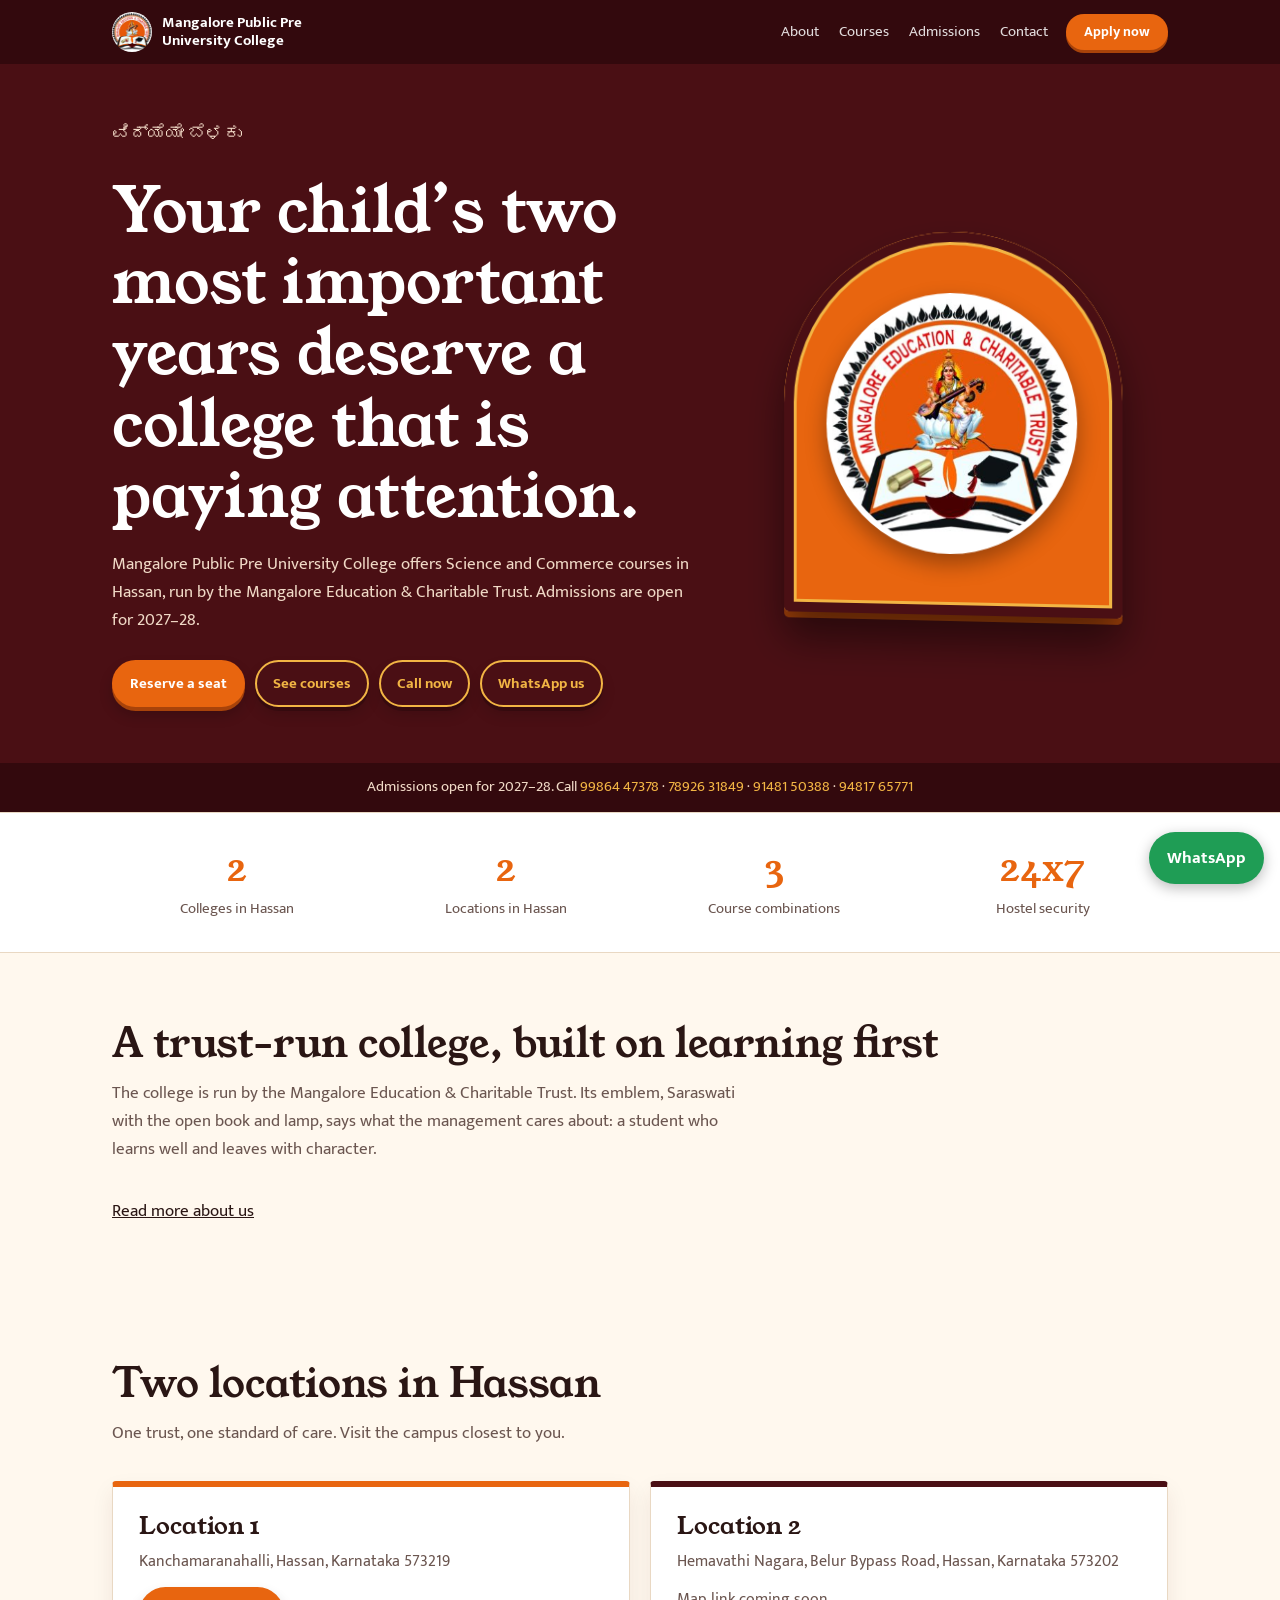
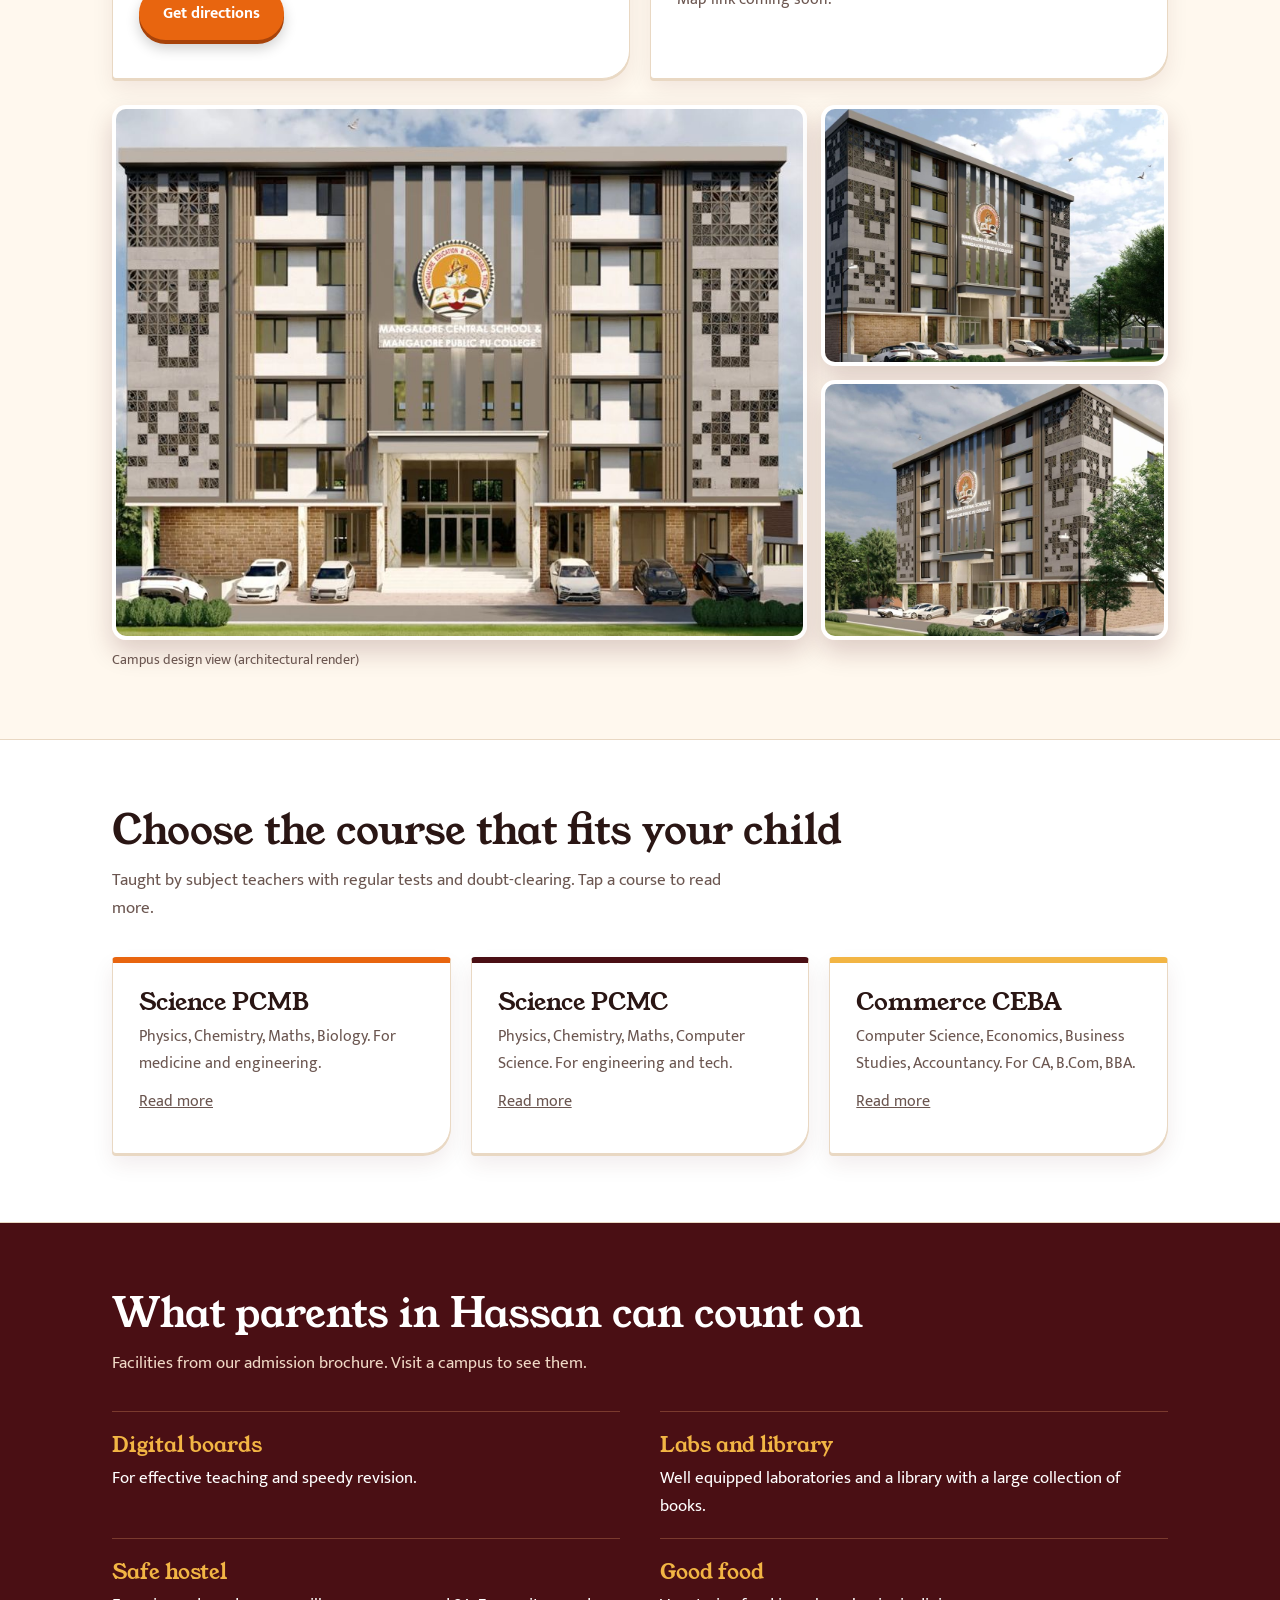
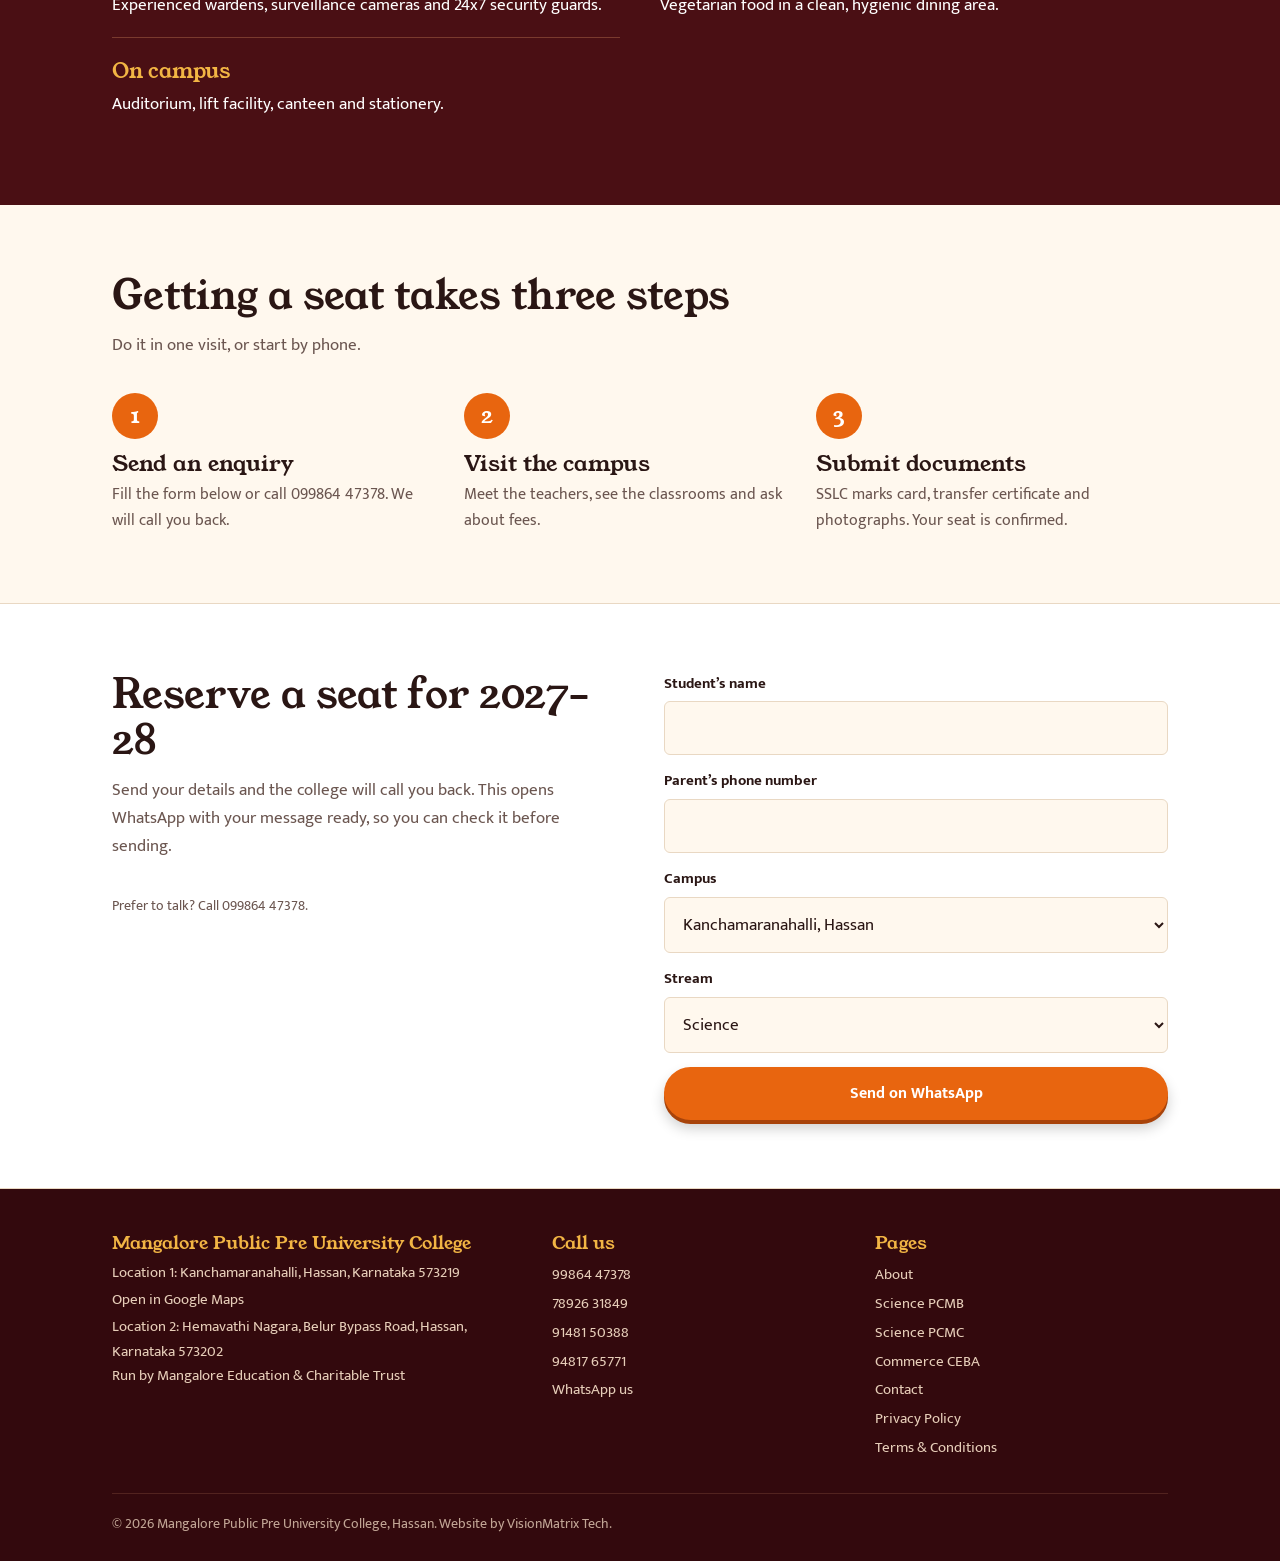
<file: index.html>
<!DOCTYPE html>
<html lang="en">
<head>
<meta charset="utf-8">
<meta name="viewport" content="width=device-width, initial-scale=1, viewport-fit=cover">
<title>Mangalore Public Pre University College, Hassan | Admissions 2027–28</title>
<meta name="description" content="Mangalore Public Pre University College, Hassan. Science (PCMB, PCMC) and Commerce (CEBA) PU courses with hostel facility. Admissions open for 2027–28.">
<link rel="preconnect" href="https://fonts.googleapis.com">
<link rel="stylesheet" href="https://fonts.googleapis.com/css2?family=Young+Serif&family=Mukta:wght@400;500;700&display=swap">
<link rel="stylesheet" href="style.css">
<link rel="canonical" href="https://mangalorepublicpreuniversitycolleges.com/"><meta property="og:image" content="https://mangalorepublicpreuniversitycolleges.com/img/campus-front.jpg"><script type="application/ld+json">{"@context": "https://schema.org", "@type": "EducationalOrganization", "name": "Mangalore Public Pre University College", "alternateName": "Mangalore Public Pre University College, Hassan", "url": "https://mangalorepublicpreuniversitycolleges.com/", "logo": "https://mangalorepublicpreuniversitycolleges.com/img/logo.jpg", "image": "https://mangalorepublicpreuniversitycolleges.com/img/campus-front.jpg", "telephone": ["+919986447378", "+917892631849", "+919148150388", "+919481765771"], "parentOrganization": {"@type": "Organization", "name": "Mangalore Education & Charitable Trust"}, "address": [{"@type": "PostalAddress", "streetAddress": "Kanchamaranahalli", "addressLocality": "Hassan", "addressRegion": "Karnataka", "postalCode": "573219", "addressCountry": "IN"}, {"@type": "PostalAddress", "streetAddress": "Hemavathi Nagara, Belur Bypass Road", "addressLocality": "Hassan", "addressRegion": "Karnataka", "postalCode": "573202", "addressCountry": "IN"}]}</script></head>
<body>
<header><div class="w">
<a class="brand" href="#top"><img src="img/logo.jpg" alt="Mangalore Education and Charitable Trust emblem"><span>Mangalore Public Pre<br>University College</span></a>
<nav aria-label="Main"><a href="about.html">About</a><a href="index.html#courses">Courses</a><a href="index.html#admissions">Admissions</a><a href="contact.html">Contact</a></nav>
<a class="btn" href="index.html#apply">Apply now</a>
<details class="mm"><summary>Menu</summary><nav aria-label="Mobile"><a href="about.html">About</a><a href="index.html#courses">Courses</a><a href="index.html#admissions">Admissions</a><a href="contact.html">Contact</a></nav></details>
</div></header>

<main id="top">
<div class="hero"><div class="w">
<div>
<p class="kn" lang="kn">ವಿದ್ಯೆಯೇ ಬೆಳಕು</p>
<h1>Your child’s two most important years deserve a college that is paying attention.</h1>
<p>Mangalore Public Pre University College offers Science and Commerce courses in Hassan, run by the Mangalore Education &amp; Charitable Trust. Admissions are open for 2027–28.</p>
<div class="cta"><a class="btn" href="#apply">Reserve a seat</a><a class="btn ghost" href="#courses">See courses</a><a class="btn ghost" href="tel:+919986447378">Call now</a><a class="btn ghost" href="https://wa.me/919986447378">WhatsApp us</a></div>
</div>
<div class="arch"><img src="img/logo.jpg" alt="Trust emblem: Goddess Saraswati above an open book and lamp"></div>
</div>
<p class="hero-note">Admissions open for 2027–28. Call <a href="tel:+919986447378">99864 47378</a> · <a href="tel:+917892631849">78926 31849</a> · <a href="tel:+919148150388">91481 50388</a> · <a href="tel:+919481765771">94817 65771</a></p>
</div>

<div class="nums"><div class="w"><ul>
<li><b>2</b><span>Colleges in Hassan</span></li>
<li><b>2</b><span>Locations in Hassan</span></li>
<li><b>3</b><span>Course combinations</span></li>
<li><b>24x7</b><span>Hostel security</span></li>
</ul></div></div>

<section id="about"><div class="w">
<h2>A trust-run college, built on learning first</h2>
<p class="lead">The college is run by the Mangalore Education &amp; Charitable Trust. Its emblem, Saraswati with the open book and lamp, says what the management cares about: a student who learns well and leaves with character.</p>
<p style="margin-top:14px"><a href="about.html">Read more about us</a></p>
</div></section>

<section id="campuses"><div class="w"><h2>Two locations in Hassan</h2><p class="lead">One trust, one standard of care. Visit the campus closest to you.</p>
<div class="streams two"><article class="st"><h3>Location 1</h3><p>Kanchamaranahalli, Hassan, Karnataka 573219</p><p><a class="btn" href="https://maps.app.goo.gl/hFv1t4hXFunrWu17A?g_st=ac" rel="noopener">Get directions</a></p></article><article class="st"><h3>Location 2</h3><p>Hemavathi Nagara, Belur Bypass Road, Hassan, Karnataka 573202</p><p>Map link coming soon.</p></article></div>
<div class="gal2"><img src="img/campus-front.jpg" alt="Mangalore Public PU College campus front view, Hassan" loading="lazy"><img src="img/campus-left.jpg" alt="Campus side view" loading="lazy"><img src="img/campus-right.jpg" alt="Campus corner view" loading="lazy"></div><p class="cap">Campus design view (architectural render)</p></div></section>

<section id="courses" style="background:var(--surf);border-block:1px solid var(--line)"><div class="w"><h2>Choose the course that fits your child</h2><p class="lead">Taught by subject teachers with regular tests and doubt-clearing. Tap a course to read more.</p>
<div class="streams"><article class="st"><h3>Science PCMB</h3><p>Physics, Chemistry, Maths, Biology. For medicine and engineering.</p><p><a href="science-pcmb.html">Read more</a></p></article><article class="st"><h3>Science PCMC</h3><p>Physics, Chemistry, Maths, Computer Science. For engineering and tech.</p><p><a href="science-pcmc.html">Read more</a></p></article><article class="st"><h3>Commerce CEBA</h3><p>Computer Science, Economics, Business Studies, Accountancy. For CA, B.Com, BBA.</p><p><a href="commerce-ceba.html">Read more</a></p></article></div></div></section>

<section class="why"><div class="w">
<h2>What parents in Hassan can count on</h2>
<p class="lead">Facilities from our admission brochure. Visit a campus to see them.</p>
<ul>
<li><b>Digital boards</b>For effective teaching and speedy revision.</li>
<li><b>Labs and library</b>Well equipped laboratories and a library with a large collection of books.</li>
<li><b>Safe hostel</b>Experienced wardens, surveillance cameras and 24x7 security guards.</li>
<li><b>Good food</b>Vegetarian food in a clean, hygienic dining area.</li>
<li><b>On campus</b>Auditorium, lift facility, canteen and stationery.</li>
</ul>
</div></section>

<section id="admissions"><div class="w">
<h2>Getting a seat takes three steps</h2>
<p class="lead">Do it in one visit, or start by phone.</p>
<div class="steps">
<div><h3>Send an enquiry</h3><p>Fill the form below or call 099864 47378. We will call you back.</p></div>
<div><h3>Visit the campus</h3><p>Meet the teachers, see the classrooms and ask about fees.</p></div>
<div><h3>Submit documents</h3><p>SSLC marks card, transfer certificate and photographs. Your seat is confirmed.</p></div>
</div></div></section>


<section class="apply" id="apply"><div class="w">
<div>
<h2>Reserve a seat for 2027–28</h2>
<p class="lead">Send your details and the college will call you back. This opens WhatsApp with your message ready, so you can check it before sending.</p>
<p class="small">Prefer to talk? Call 099864 47378.</p>
</div>
<form id="f">
<label>Student’s name<input name="n" required autocomplete="name"></label>
<label>Parent’s phone number<input name="p" type="tel" inputmode="tel" required autocomplete="tel" pattern="[0-9+ ]{10,14}"></label>
<label>Campus<select name="c"><option>Kanchamaranahalli, Hassan</option><option>Other campus, Hassan</option><option>Not sure yet</option></select></label>
<label>Stream<select name="s"><option>Science</option><option>Commerce</option><option>Not sure yet</option></select></label>
<button class="btn" type="submit">Send on WhatsApp</button>
</form>
</div></section>
</main>

<footer id="contact"><div class="w">
<div><h3>Mangalore Public Pre University College</h3><p>Location 1: Kanchamaranahalli, Hassan, Karnataka 573219</p><a href="https://maps.app.goo.gl/hFv1t4hXFunrWu17A?g_st=ac" rel="noopener">Open in Google Maps</a><p>Location 2: Hemavathi Nagara, Belur Bypass Road, Hassan, Karnataka 573202</p><p>Run by Mangalore Education &amp; Charitable Trust</p></div>
<div><h3>Call us</h3><a href="tel:+919986447378">99864 47378</a><a href="tel:+917892631849">78926 31849</a><a href="tel:+919148150388">91481 50388</a><a href="tel:+919481765771">94817 65771</a><a href="https://wa.me/919986447378">WhatsApp us</a></div>
<div><h3>Pages</h3><a href="about.html">About</a><a href="science-pcmb.html">Science PCMB</a><a href="science-pcmc.html">Science PCMC</a><a href="commerce-ceba.html">Commerce CEBA</a><a href="contact.html">Contact</a><a href="privacy-policy.html">Privacy Policy</a><a href="terms-and-conditions.html">Terms &amp; Conditions</a></div>
<p class="copy">© 2026 Mangalore Public Pre University College, Hassan. Website by VisionMatrix Tech.</p>
</div></footer>
<div class="bar"><a href="tel:+919986447378">Call</a><a class="wa" href="https://wa.me/919986447378?text=Hello%2C%20I%20want%20to%20know%20about%20admissions">WhatsApp</a><a class="ap" href="index.html#apply">Apply</a></div>
<a class="fab" href="https://wa.me/919986447378?text=Hello%2C%20I%20want%20to%20know%20about%20admissions" aria-label="Chat on WhatsApp">WhatsApp</a>

<script>
document.getElementById('f').addEventListener('submit',function(e){
e.preventDefault();var d=new FormData(this);
var t='Admission enquiry for 2027–28.\nStudent: '+d.get('n')+'\nStream: '+d.get('s')+'\nCampus: '+d.get('c')+'\nParent phone: '+d.get('p');
window.open('https://wa.me/919986447378?text='+encodeURIComponent(t),'_blank');
});
</script>
</body>
</html>
</file>
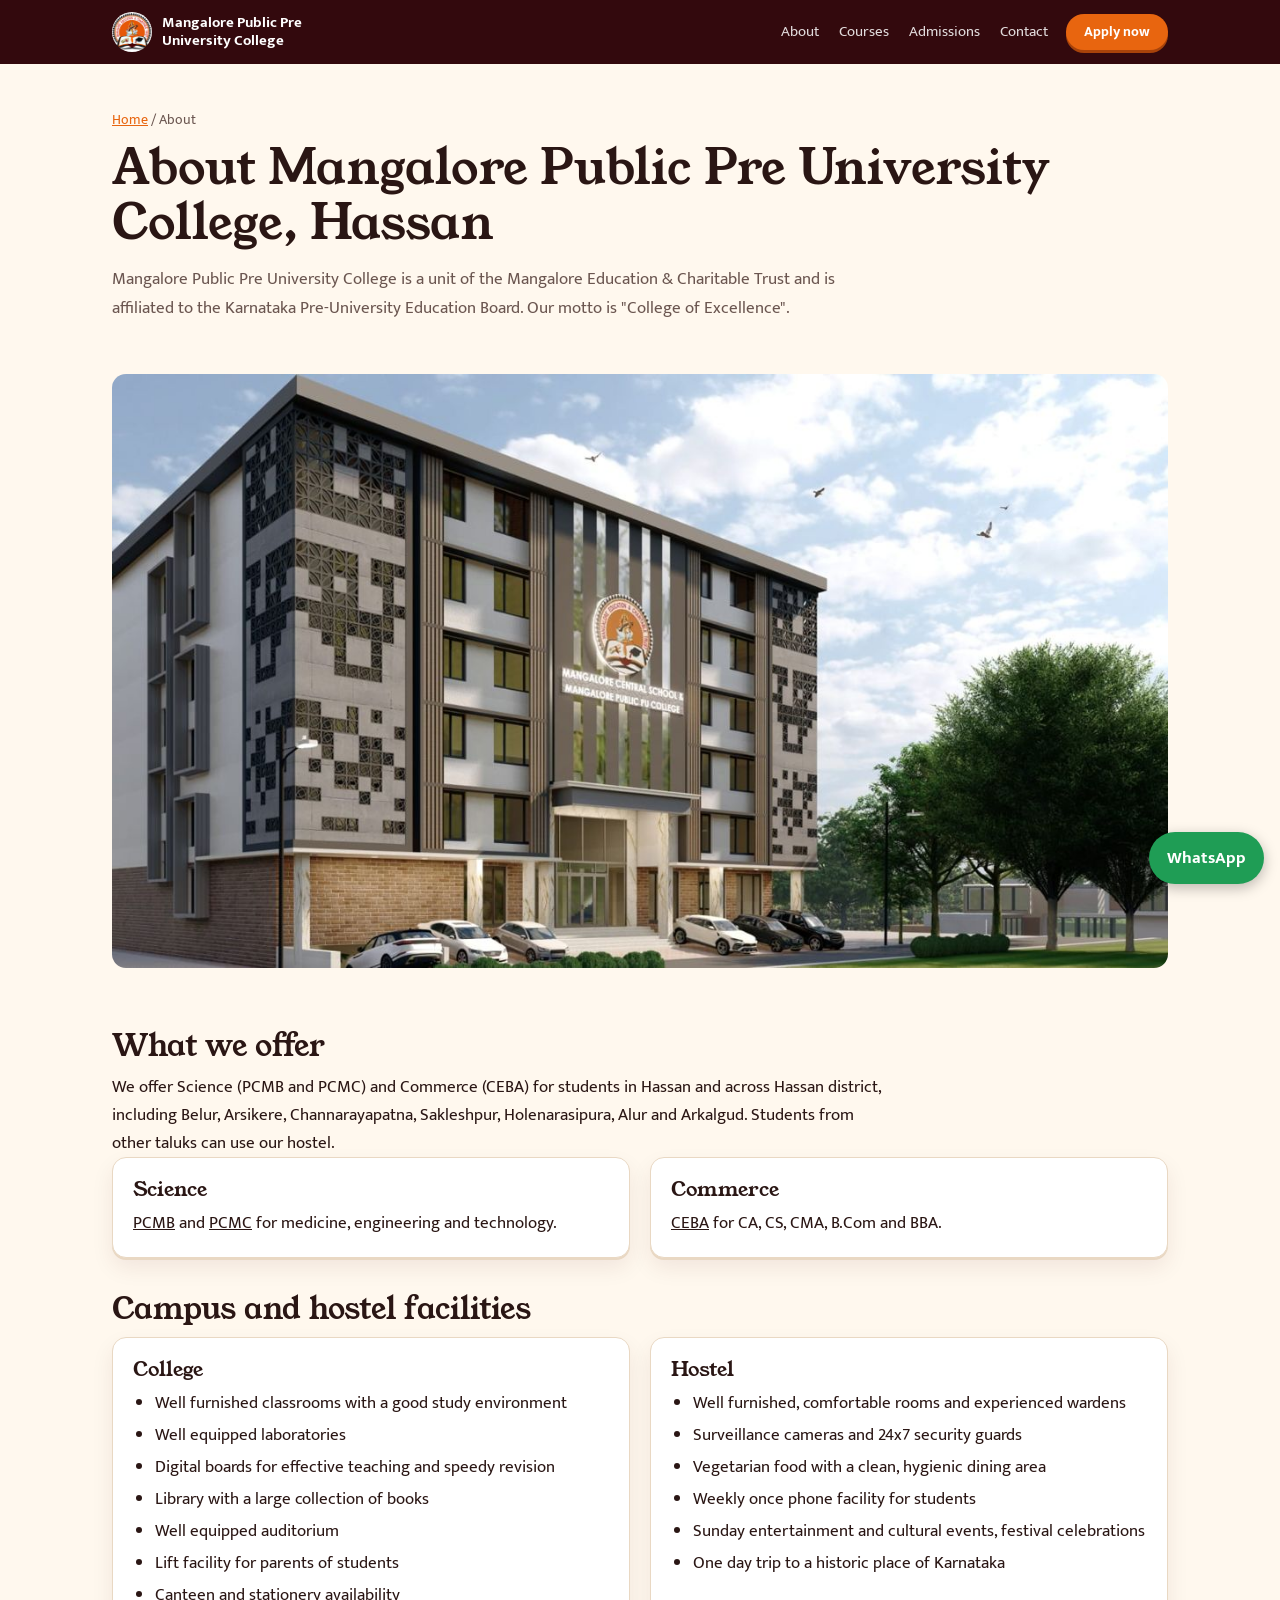
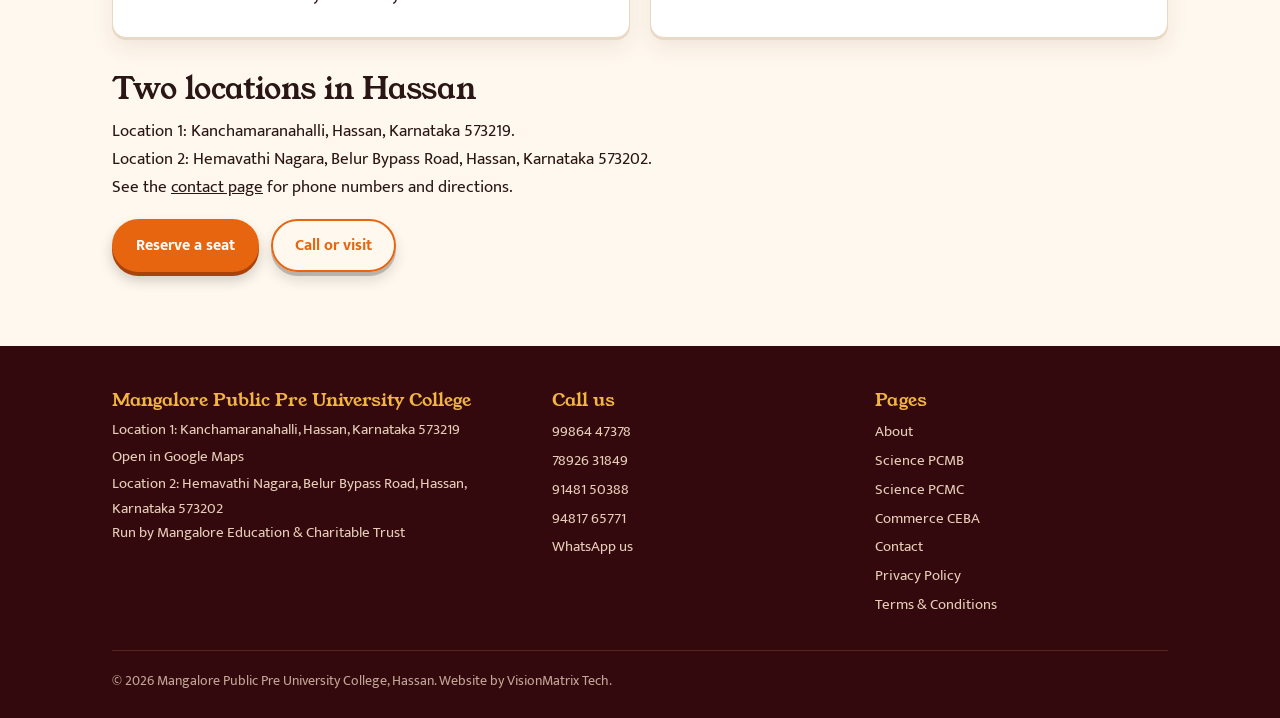
<file: about.html>
<!doctype html><html lang="en"><head><meta charset="utf-8"><meta name="viewport" content="width=device-width,initial-scale=1,viewport-fit=cover">
<title>About Us | Mangalore Public Pre University College, Hassan</title><meta name="description" content="About Mangalore Public Pre University College, Hassan: run by Mangalore Education & Charitable Trust, affiliated to the Karnataka Pre-University Education Board."><link rel="canonical" href="https://mangalorepublicpreuniversitycolleges.com/about.html">
<meta property="og:title" content="About Us | Mangalore Public Pre University College, Hassan"><meta property="og:description" content="About Mangalore Public Pre University College, Hassan: run by Mangalore Education & Charitable Trust, affiliated to the Karnataka Pre-University Education Board."><meta property="og:type" content="website"><meta property="og:url" content="https://mangalorepublicpreuniversitycolleges.com/about.html"><meta property="og:image" content="https://mangalorepublicpreuniversitycolleges.com/img/campus-front.jpg"><meta property="og:locale" content="en_IN">
<link rel="preconnect" href="https://fonts.googleapis.com"><link rel="stylesheet" href="https://fonts.googleapis.com/css2?family=Young+Serif&family=Mukta:wght@400;500;700&display=swap"><link rel="stylesheet" href="style.css"><link rel="canonical" href="https://mangalorepublicpreuniversitycolleges.com/"><link rel="stylesheet" href="style.css"><script type="application/ld+json">{"@context": "https://schema.org", "@type": "EducationalOrganization", "name": "Mangalore Public Pre University College", "alternateName": "Mangalore Public Pre University College, Hassan", "url": "https://mangalorepublicpreuniversitycolleges.com/", "logo": "https://mangalorepublicpreuniversitycolleges.com/img/logo.jpg", "image": "https://mangalorepublicpreuniversitycolleges.com/img/campus-front.jpg", "telephone": ["+919986447378", "+917892631849", "+919148150388", "+919481765771"], "parentOrganization": {"@type": "Organization", "name": "Mangalore Education & Charitable Trust"}, "address": [{"@type": "PostalAddress", "streetAddress": "Kanchamaranahalli", "addressLocality": "Hassan", "addressRegion": "Karnataka", "postalCode": "573219", "addressCountry": "IN"}, {"@type": "PostalAddress", "streetAddress": "Hemavathi Nagara, Belur Bypass Road", "addressLocality": "Hassan", "addressRegion": "Karnataka", "postalCode": "573202", "addressCountry": "IN"}]}</script></head><body><header><div class="w">
<a class="brand" href="index.html"><img src="img/logo.jpg" alt="Mangalore Education and Charitable Trust emblem"><span>Mangalore Public Pre<br>University College</span></a>
<nav aria-label="Main"><a href="about.html">About</a><a href="index.html#courses">Courses</a><a href="index.html#admissions">Admissions</a><a href="contact.html">Contact</a></nav>
<a class="btn" href="index.html#apply">Apply now</a>
<details class="mm"><summary>Menu</summary><nav aria-label="Mobile"><a href="about.html">About</a><a href="index.html#courses">Courses</a><a href="index.html#admissions">Admissions</a><a href="contact.html">Contact</a></nav></details>
</div></header><main id="top" class="page"><div class="w"><p class="crumb"><a href="index.html">Home</a> / About</p><h1>About Mangalore Public Pre University College, Hassan</h1>
<p class="lead">Mangalore Public Pre University College is a unit of the Mangalore Education &amp; Charitable Trust and is affiliated to the Karnataka Pre-University Education Board. Our motto is "College of Excellence".</p>
<img class="himg" src="img/campus-left.jpg" alt="Mangalore Central School and Mangalore Public PU College building, Hassan (architectural render)">
<h2>What we offer</h2><p>We offer Science (PCMB and PCMC) and Commerce (CEBA) for students in Hassan and across Hassan district, including Belur, Arsikere, Channarayapatna, Sakleshpur, Holenarasipura, Alur and Arkalgud. Students from other taluks can use our hostel.</p>
<div class="grid2"><div class="card"><h3>Science</h3><p><a href="science-pcmb.html">PCMB</a> and <a href="science-pcmc.html">PCMC</a> for medicine, engineering and technology.</p></div><div class="card"><h3>Commerce</h3><p><a href="commerce-ceba.html">CEBA</a> for CA, CS, CMA, B.Com and BBA.</p></div></div>
<h2>Campus and hostel facilities</h2><div class="grid2"><div class="card"><h3>College</h3><ul><li>Well furnished classrooms with a good study environment</li><li>Well equipped laboratories</li><li>Digital boards for effective teaching and speedy revision</li><li>Library with a large collection of books</li><li>Well equipped auditorium</li><li>Lift facility for parents of students</li><li>Canteen and stationery availability</li></ul></div><div class="card"><h3>Hostel</h3><ul><li>Well furnished, comfortable rooms and experienced wardens</li><li>Surveillance cameras and 24x7 security guards</li><li>Vegetarian food with a clean, hygienic dining area</li><li>Weekly once phone facility for students</li><li>Sunday entertainment and cultural events, festival celebrations</li><li>One day trip to a historic place of Karnataka</li></ul></div></div><h2>Two locations in Hassan</h2><p>Location 1: Kanchamaranahalli, Hassan, Karnataka 573219.</p><p>Location 2: Hemavathi Nagara, Belur Bypass Road, Hassan, Karnataka 573202.</p><p>See the <a href="contact.html">contact page</a> for phone numbers and directions.</p><div class="row"><a class="btn" href="index.html#apply">Reserve a seat</a><a class="btn ghost" href="contact.html">Call or visit</a></div></div></main><footer id="contact"><div class="w">
<div><h3>Mangalore Public Pre University College</h3><p>Location 1: Kanchamaranahalli, Hassan, Karnataka 573219</p><a href="https://maps.app.goo.gl/hFv1t4hXFunrWu17A?g_st=ac" rel="noopener">Open in Google Maps</a><p>Location 2: Hemavathi Nagara, Belur Bypass Road, Hassan, Karnataka 573202</p><p>Run by Mangalore Education &amp; Charitable Trust</p></div>
<div><h3>Call us</h3><a href="tel:+919986447378">99864 47378</a><a href="tel:+917892631849">78926 31849</a><a href="tel:+919148150388">91481 50388</a><a href="tel:+919481765771">94817 65771</a><a href="https://wa.me/919986447378">WhatsApp us</a></div>
<div><h3>Pages</h3><a href="about.html">About</a><a href="science-pcmb.html">Science PCMB</a><a href="science-pcmc.html">Science PCMC</a><a href="commerce-ceba.html">Commerce CEBA</a><a href="contact.html">Contact</a><a href="privacy-policy.html">Privacy Policy</a><a href="terms-and-conditions.html">Terms &amp; Conditions</a></div>
<p class="copy">© 2026 Mangalore Public Pre University College, Hassan. Website by VisionMatrix Tech.</p>
</div></footer>
<div class="bar"><a href="tel:+919986447378">Call</a><a class="wa" href="https://wa.me/919986447378?text=Hello%2C%20I%20want%20to%20know%20about%20admissions">WhatsApp</a><a class="ap" href="index.html#apply">Apply</a></div>
<a class="fab" href="https://wa.me/919986447378?text=Hello%2C%20I%20want%20to%20know%20about%20admissions" aria-label="Chat on WhatsApp">WhatsApp</a></body></html>
</file>
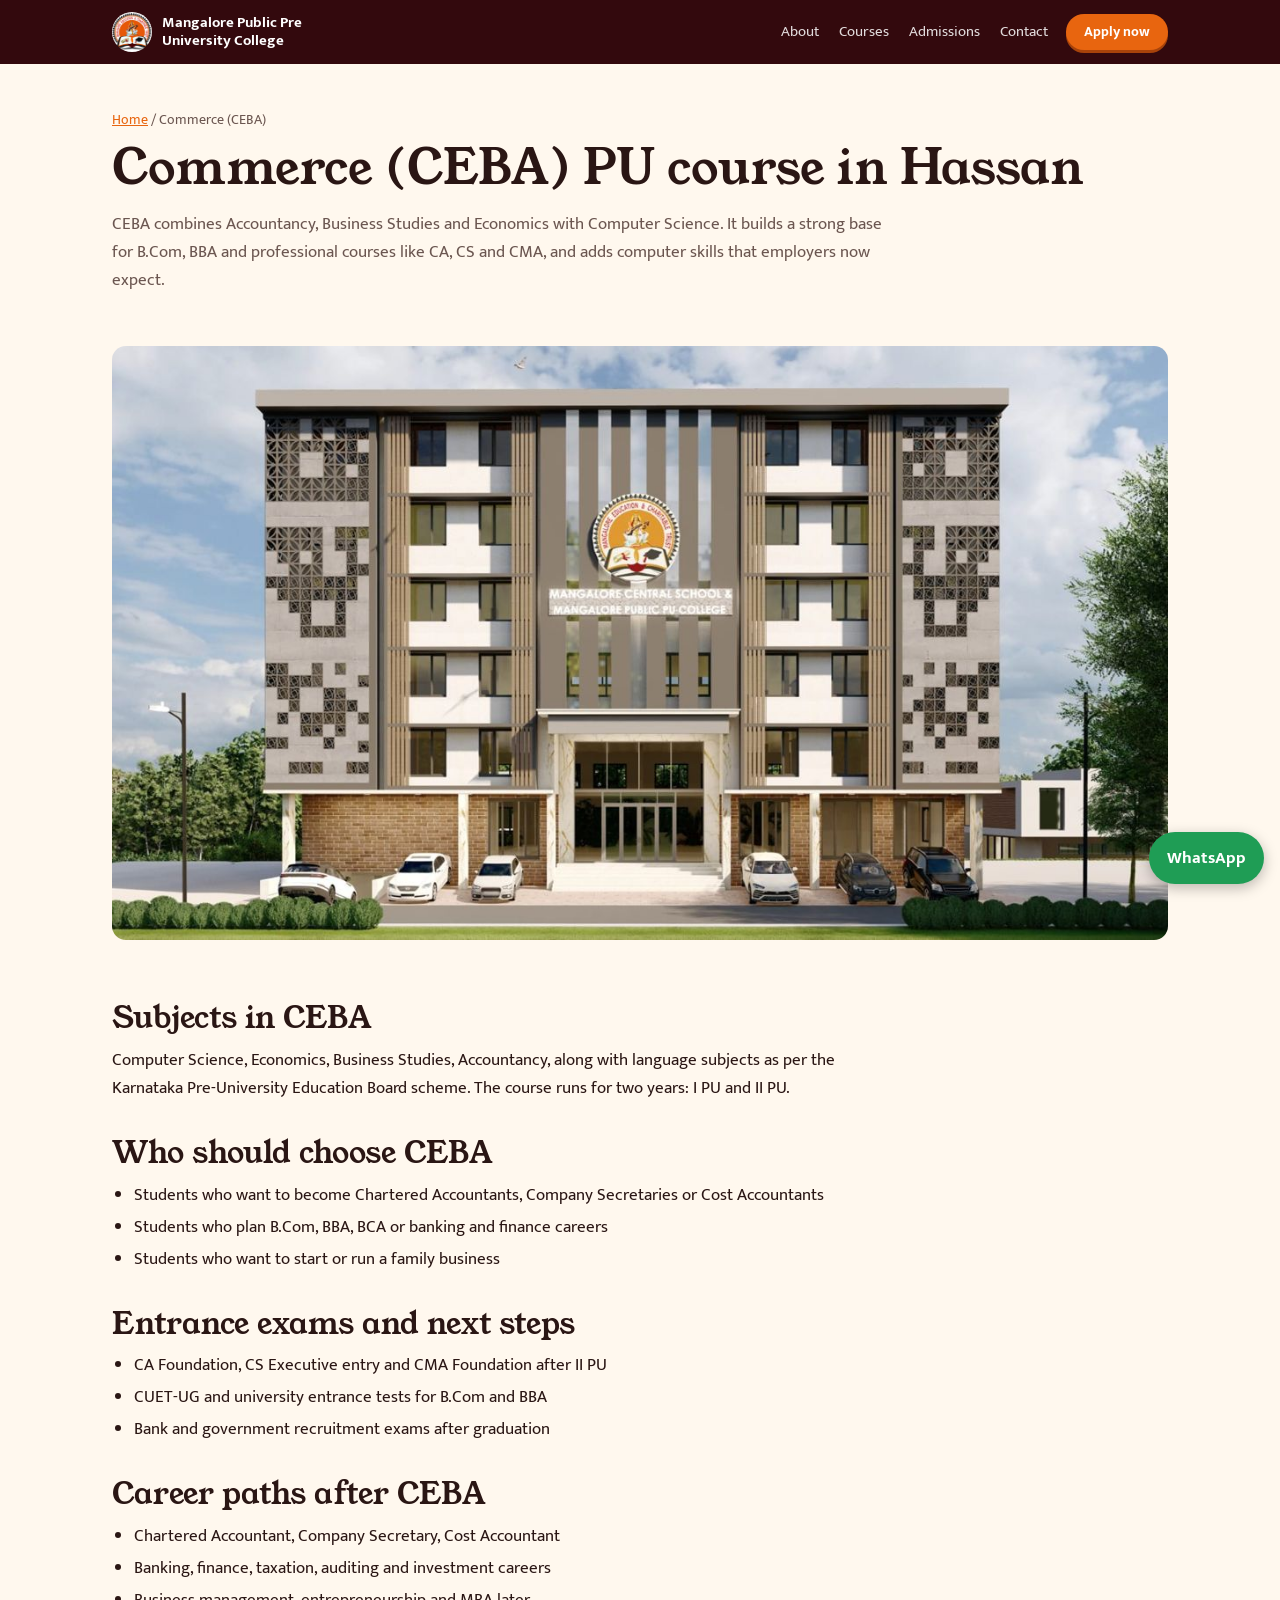
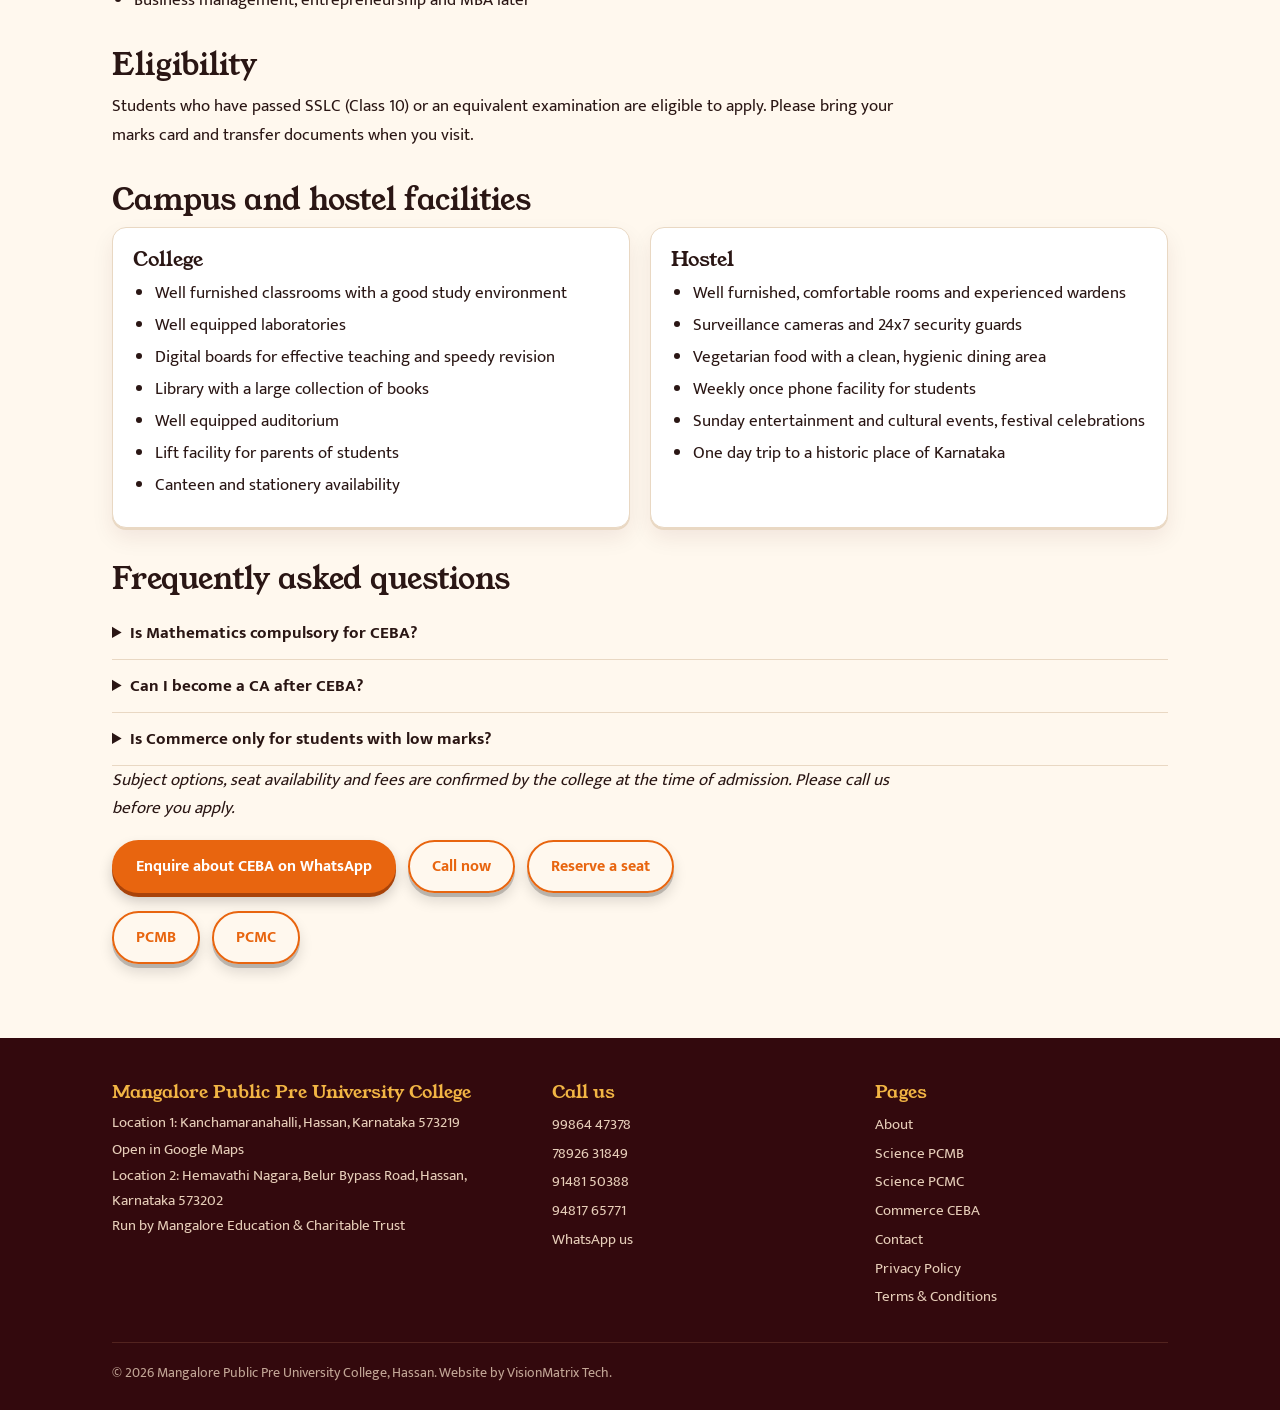
<file: commerce-ceba.html>
<!doctype html><html lang="en"><head><meta charset="utf-8"><meta name="viewport" content="width=device-width,initial-scale=1,viewport-fit=cover">
<title>CEBA PU Course in Hassan | Mangalore Public Pre University College</title><meta name="description" content="Commerce (CEBA) PU course in Hassan, Karnataka. Subjects: Computer Science, Economics, Business Studies, Accountancy. Admissions open at Mangalore Public PU College, Hassan. Hostel, library and labs."><link rel="canonical" href="https://mangalorepublicpreuniversitycolleges.com/commerce-ceba.html">
<meta property="og:title" content="CEBA PU Course in Hassan | Mangalore Public Pre University College"><meta property="og:description" content="Commerce (CEBA) PU course in Hassan, Karnataka. Subjects: Computer Science, Economics, Business Studies, Accountancy. Admissions open at Mangalore Public PU College, Hassan. Hostel, library and labs."><meta property="og:type" content="website"><meta property="og:url" content="https://mangalorepublicpreuniversitycolleges.com/commerce-ceba.html"><meta property="og:image" content="https://mangalorepublicpreuniversitycolleges.com/img/campus-front.jpg"><meta property="og:locale" content="en_IN">
<link rel="preconnect" href="https://fonts.googleapis.com"><link rel="stylesheet" href="https://fonts.googleapis.com/css2?family=Young+Serif&family=Mukta:wght@400;500;700&display=swap"><link rel="stylesheet" href="style.css"><link rel="canonical" href="https://mangalorepublicpreuniversitycolleges.com/"><link rel="stylesheet" href="style.css"><script type="application/ld+json">{"@context": "https://schema.org", "@type": "EducationalOrganization", "name": "Mangalore Public Pre University College", "alternateName": "Mangalore Public Pre University College, Hassan", "url": "https://mangalorepublicpreuniversitycolleges.com/", "logo": "https://mangalorepublicpreuniversitycolleges.com/img/logo.jpg", "image": "https://mangalorepublicpreuniversitycolleges.com/img/campus-front.jpg", "telephone": ["+919986447378", "+917892631849", "+919148150388", "+919481765771"], "parentOrganization": {"@type": "Organization", "name": "Mangalore Education & Charitable Trust"}, "address": [{"@type": "PostalAddress", "streetAddress": "Kanchamaranahalli", "addressLocality": "Hassan", "addressRegion": "Karnataka", "postalCode": "573219", "addressCountry": "IN"}, {"@type": "PostalAddress", "streetAddress": "Hemavathi Nagara, Belur Bypass Road", "addressLocality": "Hassan", "addressRegion": "Karnataka", "postalCode": "573202", "addressCountry": "IN"}]}</script><script type="application/ld+json">{"@context": "https://schema.org", "@type": "FAQPage", "mainEntity": [{"@type": "Question", "name": "Is Mathematics compulsory for CEBA?", "acceptedAnswer": {"@type": "Answer", "text": "No. CEBA does not include Mathematics. Computer Science is part of the combination."}}, {"@type": "Question", "name": "Can I become a CA after CEBA?", "acceptedAnswer": {"@type": "Answer", "text": "Yes. A student can register for CA Foundation after II PU, as per ICAI rules."}}, {"@type": "Question", "name": "Is Commerce only for students with low marks?", "acceptedAnswer": {"@type": "Answer", "text": "No. Commerce is a career path with its own entrance exams and professional courses, and it needs steady effort."}}]}</script><script type="application/ld+json">{"@context": "https://schema.org", "@type": "BreadcrumbList", "itemListElement": [{"@type": "ListItem", "position": 1, "name": "Home", "item": "https://mangalorepublicpreuniversitycolleges.com/"}, {"@type": "ListItem", "position": 2, "name": "Commerce (CEBA)", "item": "https://mangalorepublicpreuniversitycolleges.com/commerce-ceba.html"}]}</script></head><body><header><div class="w">
<a class="brand" href="index.html"><img src="img/logo.jpg" alt="Mangalore Education and Charitable Trust emblem"><span>Mangalore Public Pre<br>University College</span></a>
<nav aria-label="Main"><a href="about.html">About</a><a href="index.html#courses">Courses</a><a href="index.html#admissions">Admissions</a><a href="contact.html">Contact</a></nav>
<a class="btn" href="index.html#apply">Apply now</a>
<details class="mm"><summary>Menu</summary><nav aria-label="Mobile"><a href="about.html">About</a><a href="index.html#courses">Courses</a><a href="index.html#admissions">Admissions</a><a href="contact.html">Contact</a></nav></details>
</div></header><main id="top" class="page"><div class="w"><p class="crumb"><a href="index.html">Home</a> / Commerce (CEBA)</p><h1>Commerce (CEBA) PU course in Hassan</h1>
<p class="lead">CEBA combines Accountancy, Business Studies and Economics with Computer Science. It builds a strong base for B.Com, BBA and professional courses like CA, CS and CMA, and adds computer skills that employers now expect.</p><img class="himg" src="img/campus-front.jpg" alt="Mangalore Public PU College campus building, Hassan (architectural render)">
<h2>Subjects in CEBA</h2><p>Computer Science, Economics, Business Studies, Accountancy, along with language subjects as per the Karnataka Pre-University Education Board scheme. The course runs for two years: I PU and II PU.</p>
<h2>Who should choose CEBA</h2><ul><li>Students who want to become Chartered Accountants, Company Secretaries or Cost Accountants</li><li>Students who plan B.Com, BBA, BCA or banking and finance careers</li><li>Students who want to start or run a family business</li></ul><h2>Entrance exams and next steps</h2><ul><li>CA Foundation, CS Executive entry and CMA Foundation after II PU</li><li>CUET-UG and university entrance tests for B.Com and BBA</li><li>Bank and government recruitment exams after graduation</li></ul><h2>Career paths after CEBA</h2><ul><li>Chartered Accountant, Company Secretary, Cost Accountant</li><li>Banking, finance, taxation, auditing and investment careers</li><li>Business management, entrepreneurship and MBA later</li></ul>
<h2>Eligibility</h2><p>Students who have passed SSLC (Class 10) or an equivalent examination are eligible to apply. Please bring your marks card and transfer documents when you visit.</p>
<h2>Campus and hostel facilities</h2><div class="grid2"><div class="card"><h3>College</h3><ul><li>Well furnished classrooms with a good study environment</li><li>Well equipped laboratories</li><li>Digital boards for effective teaching and speedy revision</li><li>Library with a large collection of books</li><li>Well equipped auditorium</li><li>Lift facility for parents of students</li><li>Canteen and stationery availability</li></ul></div><div class="card"><h3>Hostel</h3><ul><li>Well furnished, comfortable rooms and experienced wardens</li><li>Surveillance cameras and 24x7 security guards</li><li>Vegetarian food with a clean, hygienic dining area</li><li>Weekly once phone facility for students</li><li>Sunday entertainment and cultural events, festival celebrations</li><li>One day trip to a historic place of Karnataka</li></ul></div></div><h2>Frequently asked questions</h2><div class="faq"><details><summary>Is Mathematics compulsory for CEBA?</summary><p>No. CEBA does not include Mathematics. Computer Science is part of the combination.</p></details><details><summary>Can I become a CA after CEBA?</summary><p>Yes. A student can register for CA Foundation after II PU, as per ICAI rules.</p></details><details><summary>Is Commerce only for students with low marks?</summary><p>No. Commerce is a career path with its own entrance exams and professional courses, and it needs steady effort.</p></details></div><p><em>Subject options, seat availability and fees are confirmed by the college at the time of admission. Please call us before you apply.</em></p><div class="row"><a class="btn" href="https://wa.me/919986447378?text=Hello%2C%20I%20want%20to%20enquire%20about%20Commerce%20%28CEBA%29%20admission%20for%202027-28.">Enquire about CEBA on WhatsApp</a><a class="btn ghost" href="tel:+919986447378">Call now</a><a class="btn ghost" href="index.html#apply">Reserve a seat</a></div><div class="row"><a class="btn ghost" href="science-pcmb.html">PCMB</a><a class="btn ghost" href="science-pcmc.html">PCMC</a></div></div></main><footer id="contact"><div class="w">
<div><h3>Mangalore Public Pre University College</h3><p>Location 1: Kanchamaranahalli, Hassan, Karnataka 573219</p><a href="https://maps.app.goo.gl/hFv1t4hXFunrWu17A?g_st=ac" rel="noopener">Open in Google Maps</a><p>Location 2: Hemavathi Nagara, Belur Bypass Road, Hassan, Karnataka 573202</p><p>Run by Mangalore Education &amp; Charitable Trust</p></div>
<div><h3>Call us</h3><a href="tel:+919986447378">99864 47378</a><a href="tel:+917892631849">78926 31849</a><a href="tel:+919148150388">91481 50388</a><a href="tel:+919481765771">94817 65771</a><a href="https://wa.me/919986447378">WhatsApp us</a></div>
<div><h3>Pages</h3><a href="about.html">About</a><a href="science-pcmb.html">Science PCMB</a><a href="science-pcmc.html">Science PCMC</a><a href="commerce-ceba.html">Commerce CEBA</a><a href="contact.html">Contact</a><a href="privacy-policy.html">Privacy Policy</a><a href="terms-and-conditions.html">Terms &amp; Conditions</a></div>
<p class="copy">© 2026 Mangalore Public Pre University College, Hassan. Website by VisionMatrix Tech.</p>
</div></footer>
<div class="bar"><a href="tel:+919986447378">Call</a><a class="wa" href="https://wa.me/919986447378?text=Hello%2C%20I%20want%20to%20know%20about%20admissions">WhatsApp</a><a class="ap" href="index.html#apply">Apply</a></div>
<a class="fab" href="https://wa.me/919986447378?text=Hello%2C%20I%20want%20to%20know%20about%20admissions" aria-label="Chat on WhatsApp">WhatsApp</a></body></html>
</file>
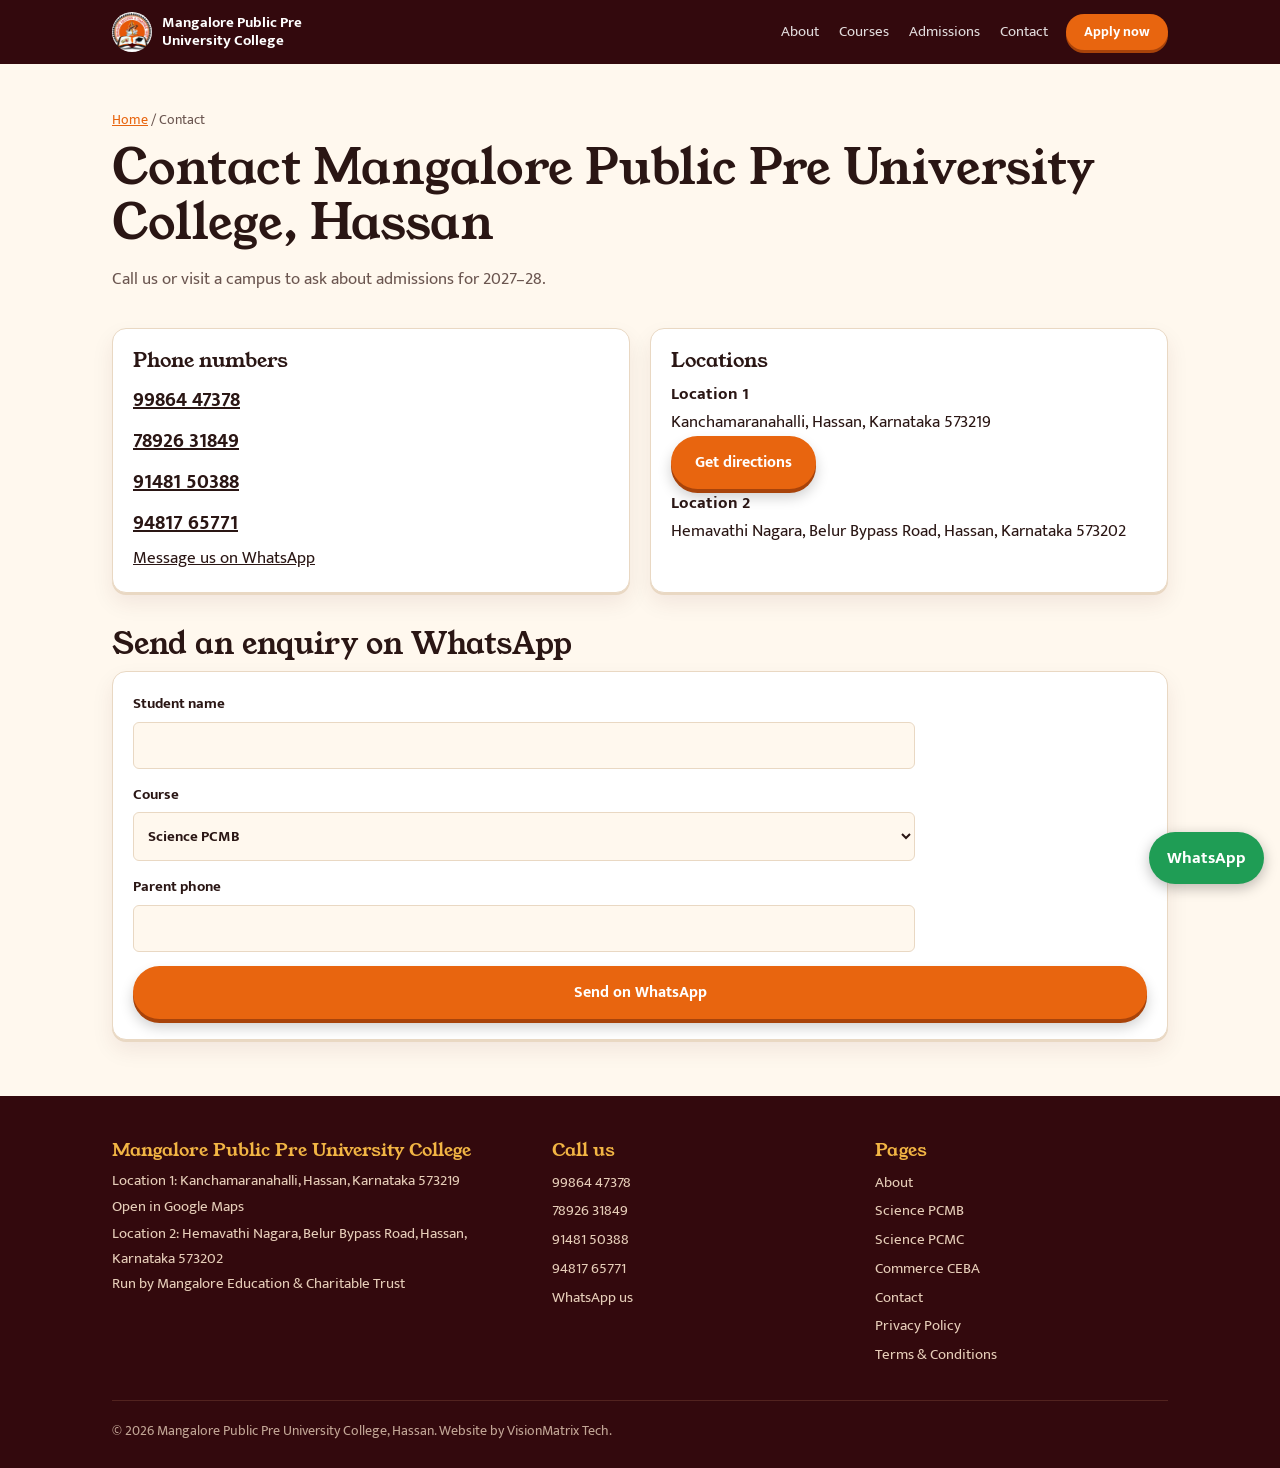
<file: contact.html>
<!doctype html><html lang="en"><head><meta charset="utf-8"><meta name="viewport" content="width=device-width,initial-scale=1,viewport-fit=cover">
<title>Contact Us | Mangalore Public Pre University College, Hassan</title><meta name="description" content="Call or visit Mangalore Public Pre University College, Hassan. Two locations: Kanchamaranahalli and Hemavathi Nagara, Belur Bypass Road. Admissions 2027-28."><link rel="canonical" href="https://mangalorepublicpreuniversitycolleges.com/contact.html">
<meta property="og:title" content="Contact Us | Mangalore Public Pre University College, Hassan"><meta property="og:description" content="Call or visit Mangalore Public Pre University College, Hassan. Two locations: Kanchamaranahalli and Hemavathi Nagara, Belur Bypass Road. Admissions 2027-28."><meta property="og:type" content="website"><meta property="og:url" content="https://mangalorepublicpreuniversitycolleges.com/contact.html"><meta property="og:image" content="https://mangalorepublicpreuniversitycolleges.com/img/campus-front.jpg"><meta property="og:locale" content="en_IN">
<link rel="preconnect" href="https://fonts.googleapis.com"><link rel="stylesheet" href="https://fonts.googleapis.com/css2?family=Young+Serif&family=Mukta:wght@400;500;700&display=swap"><link rel="stylesheet" href="style.css"><link rel="canonical" href="https://mangalorepublicpreuniversitycolleges.com/"><link rel="stylesheet" href="style.css"><script type="application/ld+json">{"@context": "https://schema.org", "@type": "EducationalOrganization", "name": "Mangalore Public Pre University College", "alternateName": "Mangalore Public Pre University College, Hassan", "url": "https://mangalorepublicpreuniversitycolleges.com/", "logo": "https://mangalorepublicpreuniversitycolleges.com/img/logo.jpg", "image": "https://mangalorepublicpreuniversitycolleges.com/img/campus-front.jpg", "telephone": ["+919986447378", "+917892631849", "+919148150388", "+919481765771"], "parentOrganization": {"@type": "Organization", "name": "Mangalore Education & Charitable Trust"}, "address": [{"@type": "PostalAddress", "streetAddress": "Kanchamaranahalli", "addressLocality": "Hassan", "addressRegion": "Karnataka", "postalCode": "573219", "addressCountry": "IN"}, {"@type": "PostalAddress", "streetAddress": "Hemavathi Nagara, Belur Bypass Road", "addressLocality": "Hassan", "addressRegion": "Karnataka", "postalCode": "573202", "addressCountry": "IN"}]}</script></head><body><header><div class="w">
<a class="brand" href="index.html"><img src="img/logo.jpg" alt="Mangalore Education and Charitable Trust emblem"><span>Mangalore Public Pre<br>University College</span></a>
<nav aria-label="Main"><a href="about.html">About</a><a href="index.html#courses">Courses</a><a href="index.html#admissions">Admissions</a><a href="contact.html">Contact</a></nav>
<a class="btn" href="index.html#apply">Apply now</a>
<details class="mm"><summary>Menu</summary><nav aria-label="Mobile"><a href="about.html">About</a><a href="index.html#courses">Courses</a><a href="index.html#admissions">Admissions</a><a href="contact.html">Contact</a></nav></details>
</div></header><main id="top" class="page"><div class="w"><p class="crumb"><a href="index.html">Home</a> / Contact</p><h1>Contact Mangalore Public Pre University College, Hassan</h1>
<p class="lead">Call us or visit a campus to ask about admissions for 2027–28.</p>
<div class="grid2"><div class="card"><h3>Phone numbers</h3><a class="tel" href="tel:+919986447378">99864 47378</a><a class="tel" href="tel:+917892631849">78926 31849</a><a class="tel" href="tel:+919148150388">91481 50388</a><a class="tel" href="tel:+919481765771">94817 65771</a><p><a href="https://wa.me/919986447378">Message us on WhatsApp</a></p></div>
<div class="card"><h3>Locations</h3><p><strong>Location 1</strong><br>Kanchamaranahalli, Hassan, Karnataka 573219<br><a class="btn" href="https://maps.app.goo.gl/hFv1t4hXFunrWu17A?g_st=ac" rel="noopener">Get directions</a></p><p><strong>Location 2</strong><br>Hemavathi Nagara, Belur Bypass Road, Hassan, Karnataka 573202</p></div></div>
<h2>Send an enquiry on WhatsApp</h2><form id="f" class="card"><p><label>Student name<br><input name="n" required style="width:100%;padding:10px;font:inherit"></label></p><p><label>Course<br><select name="s" style="width:100%;padding:10px;font:inherit"><option>Science PCMB</option><option>Science PCMC</option><option>Commerce CEBA</option></select></label></p><p><label>Parent phone<br><input name="p" type="tel" required style="width:100%;padding:10px;font:inherit"></label></p><button class="btn" type="submit">Send on WhatsApp</button></form>
<script>document.getElementById('f').addEventListener('submit',function(e){e.preventDefault();var d=new FormData(this);window.open('https://wa.me/919986447378?text='+encodeURIComponent('Admission enquiry for 2027-28.\nStudent: '+d.get('n')+'\nCourse: '+d.get('s')+'\nParent phone: '+d.get('p')),'_blank');});</script></div></main><footer id="contact"><div class="w">
<div><h3>Mangalore Public Pre University College</h3><p>Location 1: Kanchamaranahalli, Hassan, Karnataka 573219</p><a href="https://maps.app.goo.gl/hFv1t4hXFunrWu17A?g_st=ac" rel="noopener">Open in Google Maps</a><p>Location 2: Hemavathi Nagara, Belur Bypass Road, Hassan, Karnataka 573202</p><p>Run by Mangalore Education &amp; Charitable Trust</p></div>
<div><h3>Call us</h3><a href="tel:+919986447378">99864 47378</a><a href="tel:+917892631849">78926 31849</a><a href="tel:+919148150388">91481 50388</a><a href="tel:+919481765771">94817 65771</a><a href="https://wa.me/919986447378">WhatsApp us</a></div>
<div><h3>Pages</h3><a href="about.html">About</a><a href="science-pcmb.html">Science PCMB</a><a href="science-pcmc.html">Science PCMC</a><a href="commerce-ceba.html">Commerce CEBA</a><a href="contact.html">Contact</a><a href="privacy-policy.html">Privacy Policy</a><a href="terms-and-conditions.html">Terms &amp; Conditions</a></div>
<p class="copy">© 2026 Mangalore Public Pre University College, Hassan. Website by VisionMatrix Tech.</p>
</div></footer>
<div class="bar"><a href="tel:+919986447378">Call</a><a class="wa" href="https://wa.me/919986447378?text=Hello%2C%20I%20want%20to%20know%20about%20admissions">WhatsApp</a><a class="ap" href="index.html#apply">Apply</a></div>
<a class="fab" href="https://wa.me/919986447378?text=Hello%2C%20I%20want%20to%20know%20about%20admissions" aria-label="Chat on WhatsApp">WhatsApp</a></body></html>
</file>
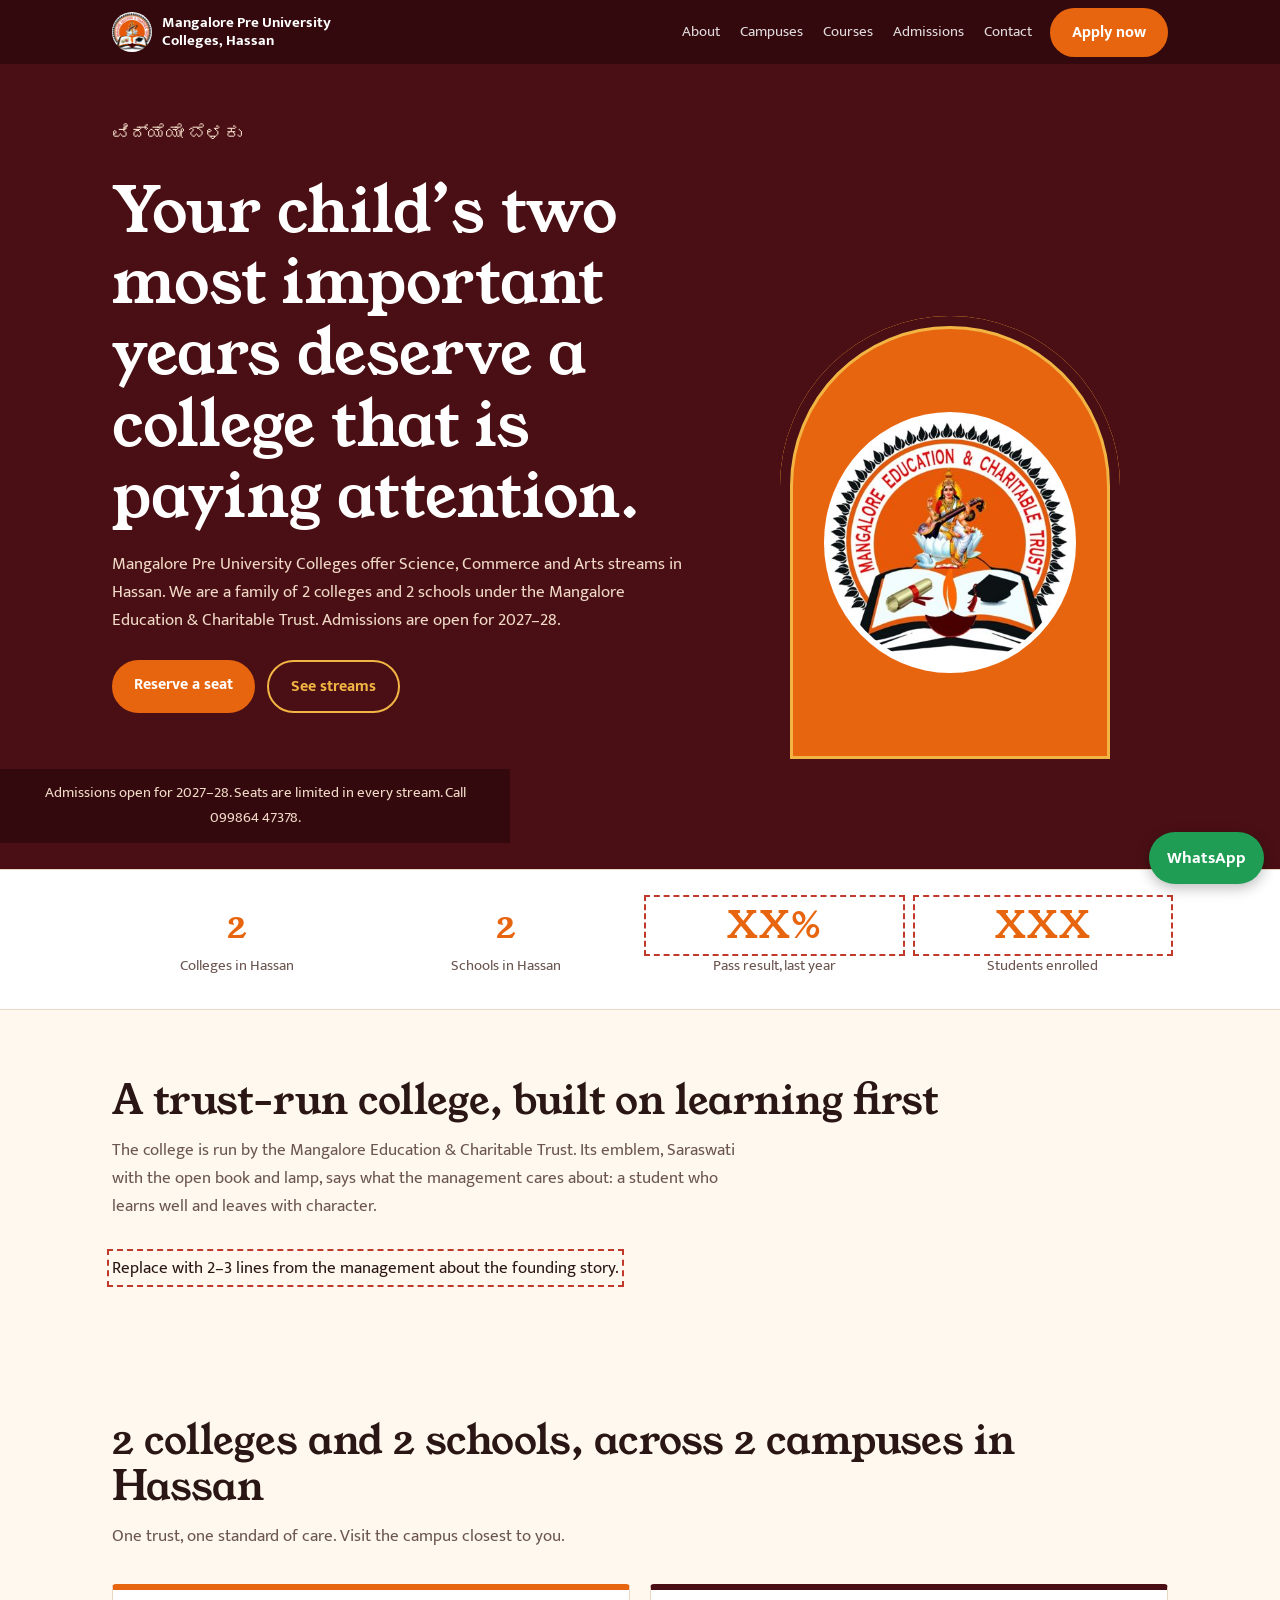
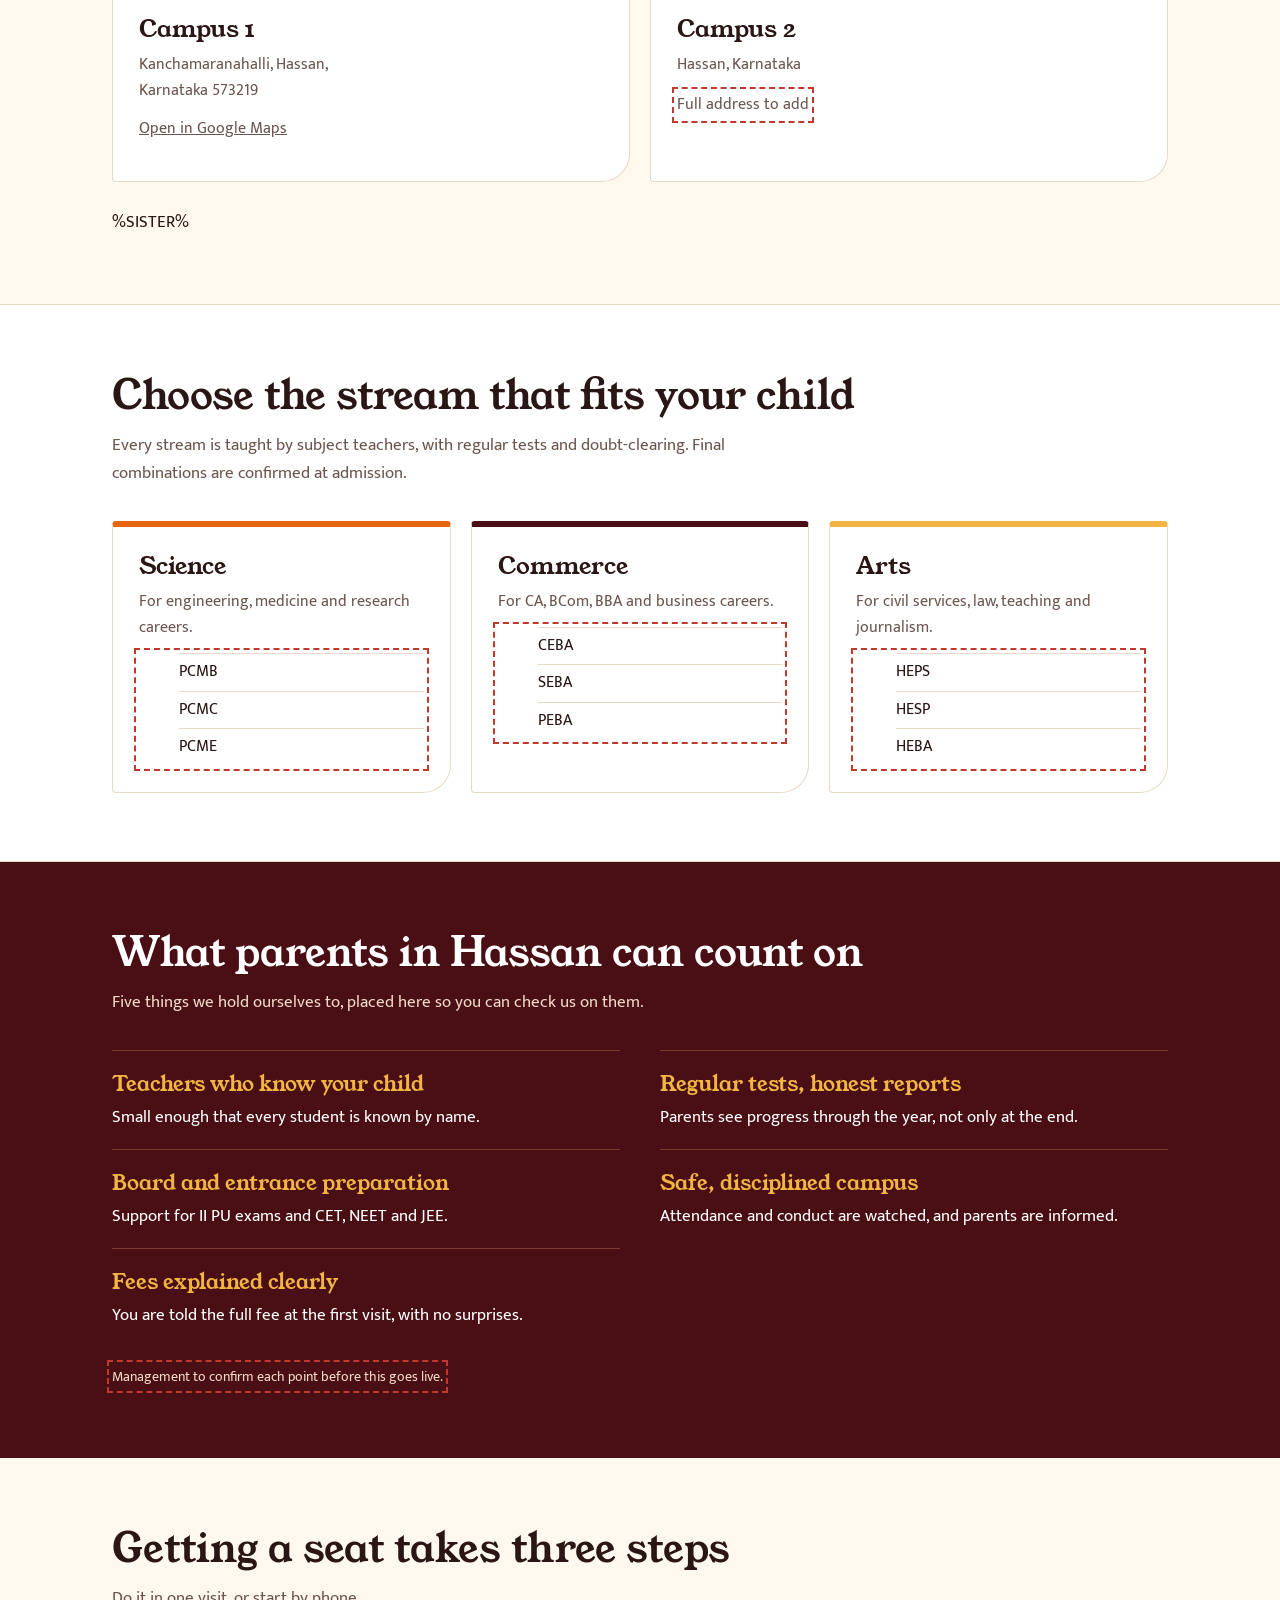
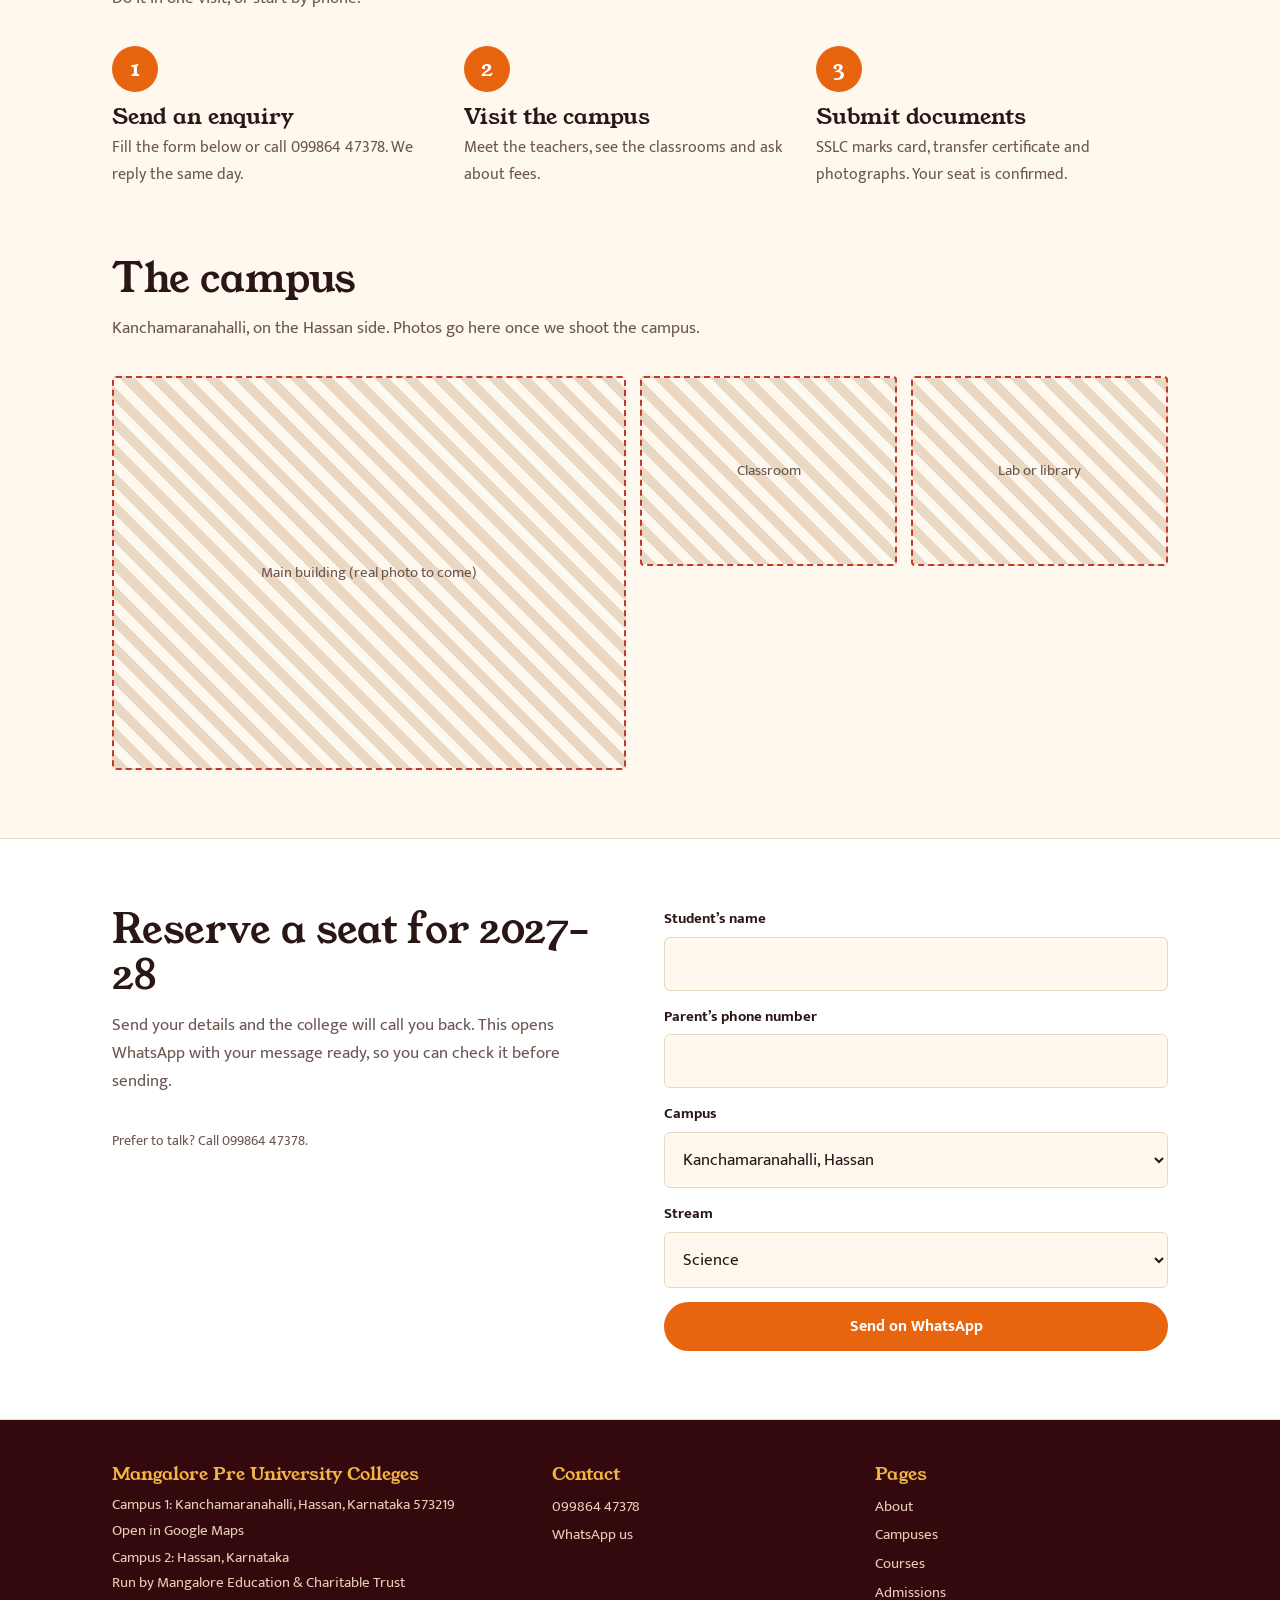
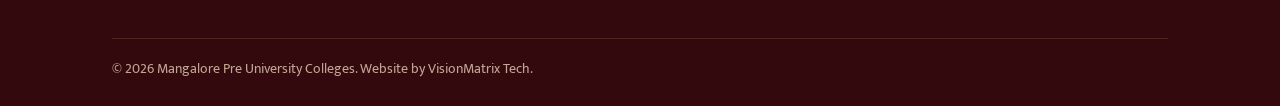
<file: Mangalore Pre University Colleges – Home v2.html>
<!DOCTYPE html>
<html lang="en">
<head>
<meta charset="utf-8">
<meta name="viewport" content="width=device-width, initial-scale=1, viewport-fit=cover">
<title>Mangalore Pre University Colleges, Hassan | Admissions 2027–28</title>
<meta name="description" content="Mangalore Pre University Colleges, Kanchamaranahalli, Hassan. Science, Commerce and Arts streams. Apply for 2027–28.">
<link rel="preconnect" href="https://fonts.googleapis.com">
<link rel="stylesheet" href="https://fonts.googleapis.com/css2?family=Young+Serif&family=Mukta:wght@400;500;700&display=swap">
<style>
:root{--maroon:#4a0f14;--deep:#33090d;--saffron:#e8650f;--gold:#f2b544;--paper:#fff8ee;--ink:#2a1614;--mute:#6b5650;--line:#e9d8c3;
--bg:var(--paper);--surf:#fff;--tx:var(--ink)}
@media(prefers-color-scheme:dark){:root:not([data-theme="light"]){--bg:#1d0e0c;--surf:#2a1512;--tx:#f6e9da;--mute:#c4aa98;--line:#4a2a22}}
:root[data-theme="dark"]{--bg:#1d0e0c;--surf:#2a1512;--tx:#f6e9da;--mute:#c4aa98;--line:#4a2a22}
*{box-sizing:border-box;margin:0}
:root{padding-top:env(safe-area-inset-top,0px);padding-bottom:env(safe-area-inset-bottom,0px)}
html{scroll-behavior:smooth;scroll-padding-top:72px}
body{background:var(--bg);color:var(--tx);font:400 17px/1.65 Mukta,system-ui,sans-serif}
h1,h2,h3{font-family:'Young Serif',Georgia,serif;font-weight:400;line-height:1.15}
a{color:inherit}
:focus-visible{outline:3px solid var(--gold);outline-offset:3px}
.w{max-width:1100px;margin:0 auto;padding:0 22px}
header{position:sticky;top:0;z-index:20;background:var(--deep);color:#fff}
header .w{display:flex;align-items:center;gap:18px;height:64px}
.brand{display:flex;align-items:center;gap:10px;text-decoration:none;font-weight:700;font-size:15px;line-height:1.2;margin-right:auto}
.brand img{width:40px;height:40px;border-radius:50%;background:#fff}
nav{display:flex;gap:20px;font-size:15px}
nav a{text-decoration:none;opacity:.85}nav a:hover{opacity:1;color:var(--gold)}
.btn{display:inline-block;background:var(--saffron);color:#fff;font-weight:700;text-decoration:none;padding:11px 22px;border-radius:999px;border:0;font:700 16px Mukta,sans-serif;cursor:pointer}
.btn:hover{background:#cf560a}
.btn.ghost{background:transparent;border:2px solid var(--gold);color:var(--gold)}
@media(max-width:820px){nav{display:none}}
.hero{background:var(--maroon);color:#fff;overflow:hidden}
.hero .w{display:grid;grid-template-columns:1.15fr .85fr;gap:30px;align-items:center;padding-top:56px;padding-bottom:0}
.hero h1{font-size:clamp(34px,5.4vw,62px);margin-bottom:18px}
.hero p{max-width:34em;color:#f0d9c6;margin-bottom:26px}
.kn{font-size:18px;color:var(--gold);margin-bottom:12px}
.cta{display:flex;gap:12px;flex-wrap:wrap;padding-bottom:56px}
.arch{justify-self:center;width:min(340px,80vw);aspect-ratio:3/4;background:var(--saffron);border-radius:999px 999px 0 0;display:grid;place-items:center;position:relative;align-self:end;box-shadow:inset 0 0 0 10px var(--maroon),inset 0 0 0 13px var(--gold)}
.arch img{width:74%;border-radius:50%;background:#fff;padding:6px}
.hero-note{background:var(--deep);color:#f0d9c6;font-size:15px;text-align:center;padding:12px 22px}
section{padding:68px 0}
section h2{font-size:clamp(28px,3.6vw,40px);margin-bottom:12px}
.lead{color:var(--mute);max-width:38em;margin-bottom:34px}
.nums{background:var(--surf);border-block:1px solid var(--line);padding:30px 0}
.nums ul{list-style:none;padding:0;display:grid;grid-template-columns:repeat(4,1fr);gap:18px;text-align:center}
.nums b{display:block;font:400 36px 'Young Serif',serif;color:var(--saffron)}
.nums span{font-size:15px;color:var(--mute)}
.ph{outline:2px dashed #c0392b;outline-offset:3px}
.streams{display:grid;grid-template-columns:repeat(3,1fr);gap:20px}.streams.two{grid-template-columns:repeat(2,1fr)}
.st{background:var(--surf);border:1px solid var(--line);border-top:6px solid var(--saffron);padding:26px;border-radius:4px 4px 28px 4px}
.st:nth-child(2){border-top-color:var(--maroon)}.st:nth-child(3){border-top-color:var(--gold)}
.st h3{font-size:24px;margin-bottom:8px}
.st p{color:var(--mute);font-size:16px;margin-bottom:12px}
.st li{list-style:none;padding:5px 0;border-top:1px solid var(--line);font-size:16px}
.why{background:var(--maroon);color:#fff}
.why .lead{color:#f0d9c6}
.why ul{list-style:none;padding:0;display:grid;grid-template-columns:repeat(2,1fr);gap:0 40px}
.why li{padding:18px 0;border-top:1px solid #7a3a2e}
.why li b{display:block;font:400 21px 'Young Serif',serif;color:var(--gold);margin-bottom:4px}
.steps{display:grid;grid-template-columns:repeat(3,1fr);gap:0;counter-reset:s}
.steps div{padding:0 26px 0 0;counter-increment:s}
.steps div:before{content:counter(s);display:grid;place-items:center;width:46px;height:46px;border-radius:50%;background:var(--saffron);color:#fff;font:400 22px 'Young Serif',serif;margin-bottom:12px}
.steps h3{font-size:22px;margin-bottom:6px}
.steps p{color:var(--mute);font-size:16px}
.apply{background:var(--surf);border-block:1px solid var(--line)}
.apply .w{display:grid;grid-template-columns:1fr 1fr;gap:48px;align-items:start}
form{display:grid;gap:14px}
label{font-weight:700;font-size:15px;display:grid;gap:5px}
input,select{font:400 17px Mukta,sans-serif;padding:12px 14px;border:1.5px solid var(--line);border-radius:6px;background:var(--bg);color:var(--tx);width:100%}
.small{font-size:14px;color:var(--mute)}
.photos{display:grid;grid-template-columns:2fr 1fr 1fr;gap:14px}
.photos div{background:repeating-linear-gradient(45deg,var(--line) 0 10px,transparent 10px 20px);border:2px dashed #c0392b;min-height:190px;display:grid;place-items:center;text-align:center;padding:12px;font-size:15px;color:var(--mute);border-radius:4px}
.photos div:first-child{grid-row:span 2;min-height:394px}
footer{background:var(--deep);color:#e6cdb8;padding:44px 0 26px;font-size:15px}
footer .w{display:grid;grid-template-columns:1.4fr 1fr 1fr;gap:30px}
footer h3{font-size:18px;color:var(--gold);margin-bottom:8px}
footer a{display:block;text-decoration:none;padding:2px 0}
.copy{grid-column:1/-1;border-top:1px solid #5a2a24;padding-top:18px;font-size:14px;opacity:.8}
.fab{position:fixed;right:16px;bottom:calc(16px + env(safe-area-inset-bottom,0px));background:#1f9d55;color:#fff;font-weight:700;text-decoration:none;padding:12px 18px;border-radius:999px;box-shadow:0 4px 14px #0004;z-index:30}
@media(max-width:820px){
.hero .w,.apply .w,footer .w{grid-template-columns:1fr}
.arch{order:-1;width:230px}.hero .w{padding-top:34px;gap:22px}
.streams,.streams.two,.steps,.why ul{grid-template-columns:1fr}.steps div{padding-bottom:22px}
.nums ul{grid-template-columns:repeat(2,1fr)}
.photos{grid-template-columns:1fr}.photos div:first-child{grid-row:auto;min-height:200px}
section{padding:50px 0}}
@media(prefers-reduced-motion:reduce){html{scroll-behavior:auto}}
</style>
</head>
<body>
<header><div class="w">
<a class="brand" href="#top"><img src="[data-uri]" alt="Mangalore Education and Charitable Trust emblem"><span>Mangalore Pre University<br>Colleges, Hassan</span></a>
<nav aria-label="Main"><a href="#about">About</a><a href="#campuses">Campuses</a><a href="#courses">Courses</a><a href="#admissions">Admissions</a><a href="#contact">Contact</a></nav>
<a class="btn" href="#apply">Apply now</a>
</div></header>

<main id="top">
<div class="hero"><div class="w">
<div>
<p class="kn" lang="kn">ವಿದ್ಯೆಯೇ ಬೆಳಕು</p>
<h1>Your child’s two most important years deserve a college that is paying attention.</h1>
<p>Mangalore Pre University Colleges offer Science, Commerce and Arts streams in Hassan. We are a family of 2 colleges and 2 schools under the Mangalore Education &amp; Charitable Trust. Admissions are open for 2027–28.</p>
<div class="cta"><a class="btn" href="#apply">Reserve a seat</a><a class="btn ghost" href="#courses">See streams</a></div>
</div>
<div class="arch"><img src="[data-uri]" alt="Trust emblem: Goddess Saraswati above an open book and lamp"></div>
</div>
<p class="hero-note">Admissions open for 2027–28. Seats are limited in every stream. Call 099864 47378.</p>
</div>

<div class="nums"><div class="w"><ul>
<li><b>2</b><span>Colleges in Hassan</span></li>
<li><b>2</b><span>Schools in Hassan</span></li>
<li><b class="ph">XX%</b><span>Pass result, last year</span></li>
<li><b class="ph">XXX</b><span>Students enrolled</span></li>
</ul></div></div>

<section id="about"><div class="w">
<h2>A trust-run college, built on learning first</h2>
<p class="lead">The college is run by the Mangalore Education &amp; Charitable Trust. Its emblem, Saraswati with the open book and lamp, says what the management cares about: a student who learns well and leaves with character.</p>
<p class="ph" style="display:inline-block">Replace with 2–3 lines from the management about the founding story.</p>
</div></section>

<section id="campuses"><div class="w">
<h2>2 colleges and 2 schools, across 2 campuses in Hassan</h2>
<p class="lead">One trust, one standard of care. Visit the campus closest to you.</p>
<div class="streams two">
<article class="st"><h3>Campus 1</h3><p>Kanchamaranahalli, Hassan,<br>Karnataka 573219</p><p><a href="https://maps.app.goo.gl/hFv1t4hXFunrWu17A?g_st=ac" rel="noopener">Open in Google Maps</a></p></article>
<article class="st"><h3>Campus 2</h3><p>Hassan, Karnataka</p><p class="ph" style="display:inline-block">Full address to add</p></article>
</div>
<p style="margin-top:26px">%SISTER%</p>
</div></section>

<section id="courses" style="background:var(--surf);border-block:1px solid var(--line)"><div class="w">
<h2>Choose the stream that fits your child</h2>
<p class="lead">Every stream is taught by subject teachers, with regular tests and doubt-clearing. Final combinations are confirmed at admission.</p>
<div class="streams">
<article class="st"><h3>Science</h3><p>For engineering, medicine and research careers.</p><ul class="ph"><li>PCMB</li><li>PCMC</li><li>PCME</li></ul></article>
<article class="st"><h3>Commerce</h3><p>For CA, BCom, BBA and business careers.</p><ul class="ph"><li>CEBA</li><li>SEBA</li><li>PEBA</li></ul></article>
<article class="st"><h3>Arts</h3><p>For civil services, law, teaching and journalism.</p><ul class="ph"><li>HEPS</li><li>HESP</li><li>HEBA</li></ul></article>
</div></div></section>

<section class="why"><div class="w">
<h2>What parents in Hassan can count on</h2>
<p class="lead">Five things we hold ourselves to, placed here so you can check us on them.</p>
<ul>
<li><b>Teachers who know your child</b>Small enough that every student is known by name.</li>
<li><b>Regular tests, honest reports</b>Parents see progress through the year, not only at the end.</li>
<li><b>Board and entrance preparation</b>Support for II PU exams and CET, NEET and JEE.</li>
<li><b>Safe, disciplined campus</b>Attendance and conduct are watched, and parents are informed.</li>
<li><b>Fees explained clearly</b>You are told the full fee at the first visit, with no surprises.</li>
</ul>
<p class="small ph" style="margin-top:18px;display:inline-block;color:#f0d9c6">Management to confirm each point before this goes live.</p>
</div></section>

<section id="admissions"><div class="w">
<h2>Getting a seat takes three steps</h2>
<p class="lead">Do it in one visit, or start by phone.</p>
<div class="steps">
<div><h3>Send an enquiry</h3><p>Fill the form below or call 099864 47378. We reply the same day.</p></div>
<div><h3>Visit the campus</h3><p>Meet the teachers, see the classrooms and ask about fees.</p></div>
<div><h3>Submit documents</h3><p>SSLC marks card, transfer certificate and photographs. Your seat is confirmed.</p></div>
</div></div></section>

<section id="campus" style="padding-top:0"><div class="w">
<h2>The campus</h2>
<p class="lead">Kanchamaranahalli, on the Hassan side. Photos go here once we shoot the campus.</p>
<div class="photos"><div>Main building (real photo to come)</div><div>Classroom</div><div>Lab or library</div></div>
</div></section>

<section class="apply" id="apply"><div class="w">
<div>
<h2>Reserve a seat for 2027–28</h2>
<p class="lead">Send your details and the college will call you back. This opens WhatsApp with your message ready, so you can check it before sending.</p>
<p class="small">Prefer to talk? Call 099864 47378.</p>
</div>
<form id="f">
<label>Student’s name<input name="n" required autocomplete="name"></label>
<label>Parent’s phone number<input name="p" type="tel" inputmode="tel" required autocomplete="tel" pattern="[0-9+ ]{10,14}"></label>
<label>Campus<select name="c"><option>Kanchamaranahalli, Hassan</option><option>Other campus, Hassan</option><option>Not sure yet</option></select></label>
<label>Stream<select name="s"><option>Science</option><option>Commerce</option><option>Arts</option><option>Not sure yet</option></select></label>
<button class="btn" type="submit">Send on WhatsApp</button>
</form>
</div></section>
</main>

<footer id="contact"><div class="w">
<div><h3>Mangalore Pre University Colleges</h3><p>Campus 1: Kanchamaranahalli, Hassan, Karnataka 573219</p><a href="https://maps.app.goo.gl/hFv1t4hXFunrWu17A?g_st=ac" rel="noopener">Open in Google Maps</a><p>Campus 2: Hassan, Karnataka</p><p>Run by Mangalore Education &amp; Charitable Trust</p></div>
<div><h3>Contact</h3><a href="tel:+919986447378">099864 47378</a><a href="https://wa.me/919986447378">WhatsApp us</a></div>
<div><h3>Pages</h3><a href="#about">About</a><a href="#campuses">Campuses</a><a href="#courses">Courses</a><a href="#admissions">Admissions</a></div>
<p class="copy">© 2026 Mangalore Pre University Colleges. Website by VisionMatrix Tech.</p>
</div></footer>
<a class="fab" href="https://wa.me/919986447378?text=Hello%2C%20I%20want%20to%20know%20about%20admissions" aria-label="Chat on WhatsApp">WhatsApp</a>

<script>
document.getElementById('f').addEventListener('submit',function(e){
e.preventDefault();var d=new FormData(this);
var t='Admission enquiry for 2027–28.\nStudent: '+d.get('n')+'\nStream: '+d.get('s')+'\nCampus: '+d.get('c')+'\nParent phone: '+d.get('p');
window.open('https://wa.me/919986447378?text='+encodeURIComponent(t),'_blank');
});
</script>
</body>
</html>
</file>
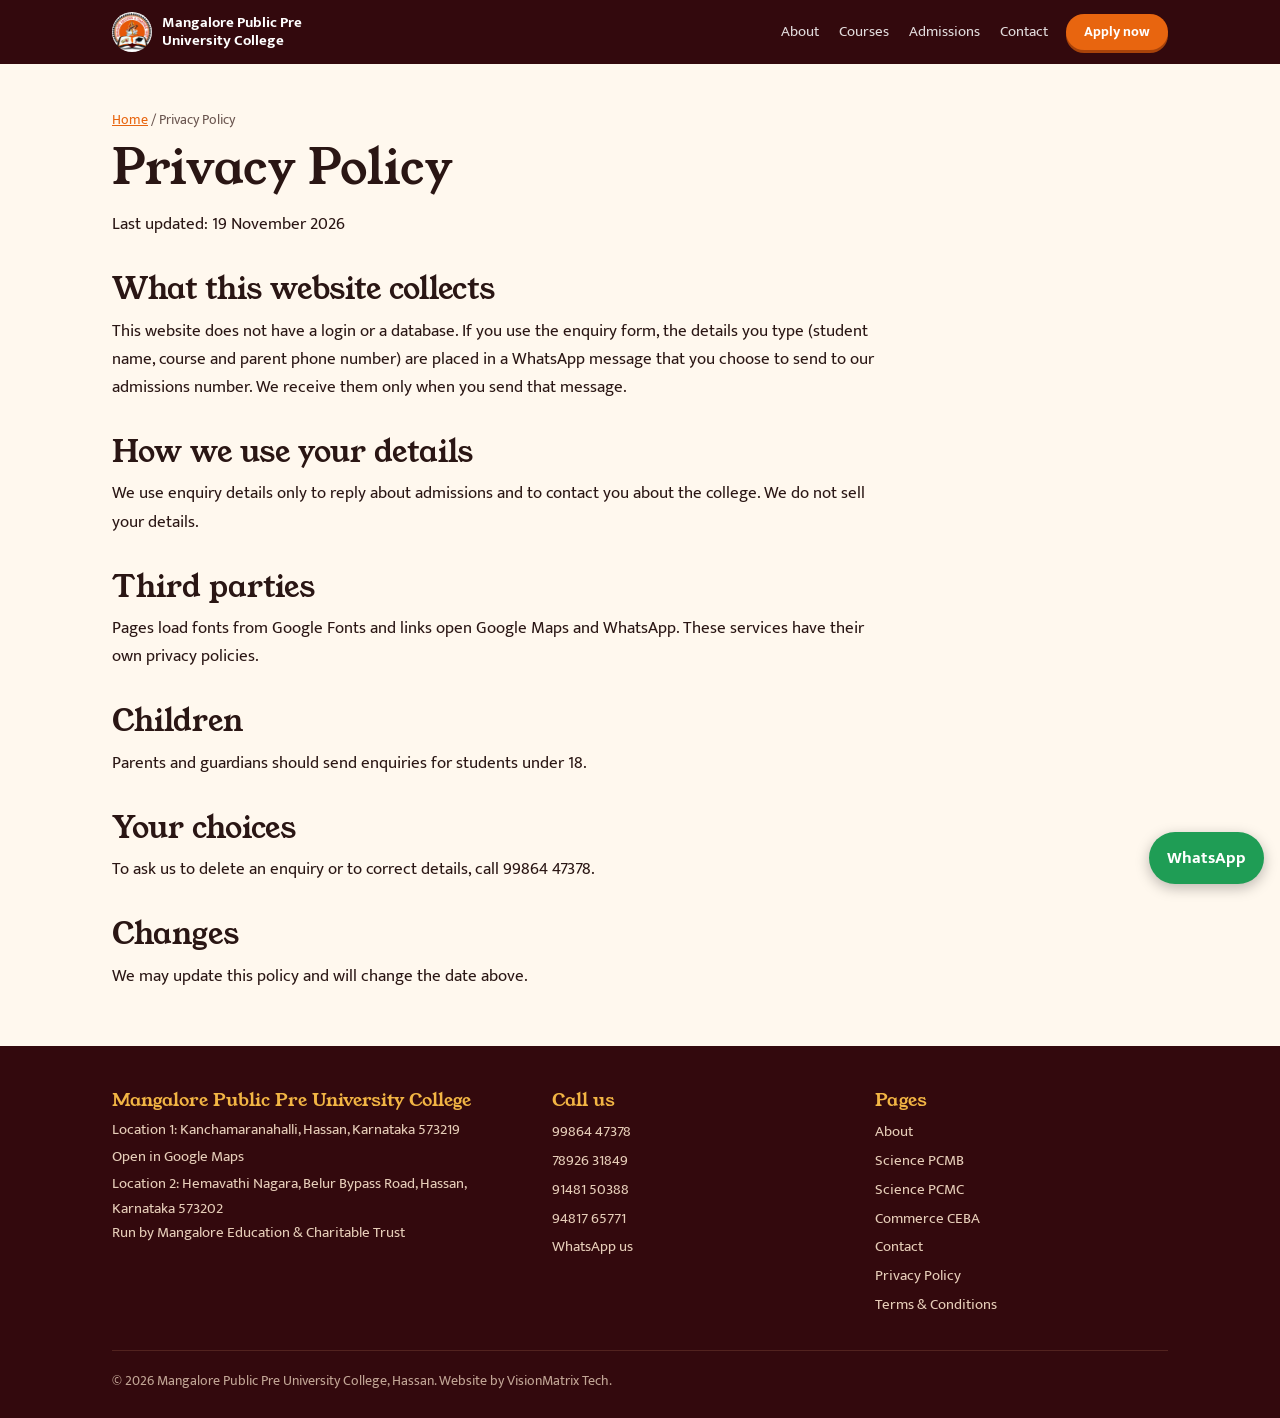
<file: privacy-policy.html>
<!doctype html><html lang="en"><head><meta charset="utf-8"><meta name="viewport" content="width=device-width,initial-scale=1,viewport-fit=cover">
<title>Privacy Policy | Mangalore Public Pre University College, Hassan</title><meta name="description" content="Privacy policy of the Mangalore Public Pre University College, Hassan website."><link rel="canonical" href="https://mangalorepublicpreuniversitycolleges.com/privacy-policy.html">
<meta property="og:title" content="Privacy Policy | Mangalore Public Pre University College, Hassan"><meta property="og:description" content="Privacy policy of the Mangalore Public Pre University College, Hassan website."><meta property="og:type" content="website"><meta property="og:url" content="https://mangalorepublicpreuniversitycolleges.com/privacy-policy.html"><meta property="og:image" content="https://mangalorepublicpreuniversitycolleges.com/img/campus-front.jpg"><meta property="og:locale" content="en_IN">
<link rel="preconnect" href="https://fonts.googleapis.com"><link rel="stylesheet" href="https://fonts.googleapis.com/css2?family=Young+Serif&family=Mukta:wght@400;500;700&display=swap"><link rel="stylesheet" href="style.css"><link rel="canonical" href="https://mangalorepublicpreuniversitycolleges.com/"><link rel="stylesheet" href="style.css"><script type="application/ld+json">{"@context": "https://schema.org", "@type": "EducationalOrganization", "name": "Mangalore Public Pre University College", "alternateName": "Mangalore Public Pre University College, Hassan", "url": "https://mangalorepublicpreuniversitycolleges.com/", "logo": "https://mangalorepublicpreuniversitycolleges.com/img/logo.jpg", "image": "https://mangalorepublicpreuniversitycolleges.com/img/campus-front.jpg", "telephone": ["+919986447378", "+917892631849", "+919148150388", "+919481765771"], "parentOrganization": {"@type": "Organization", "name": "Mangalore Education & Charitable Trust"}, "address": [{"@type": "PostalAddress", "streetAddress": "Kanchamaranahalli", "addressLocality": "Hassan", "addressRegion": "Karnataka", "postalCode": "573219", "addressCountry": "IN"}, {"@type": "PostalAddress", "streetAddress": "Hemavathi Nagara, Belur Bypass Road", "addressLocality": "Hassan", "addressRegion": "Karnataka", "postalCode": "573202", "addressCountry": "IN"}]}</script></head><body><header><div class="w">
<a class="brand" href="index.html"><img src="img/logo.jpg" alt="Mangalore Education and Charitable Trust emblem"><span>Mangalore Public Pre<br>University College</span></a>
<nav aria-label="Main"><a href="about.html">About</a><a href="index.html#courses">Courses</a><a href="index.html#admissions">Admissions</a><a href="contact.html">Contact</a></nav>
<a class="btn" href="index.html#apply">Apply now</a>
<details class="mm"><summary>Menu</summary><nav aria-label="Mobile"><a href="about.html">About</a><a href="index.html#courses">Courses</a><a href="index.html#admissions">Admissions</a><a href="contact.html">Contact</a></nav></details>
</div></header><main id="top" class="page"><div class="w"><p class="crumb"><a href="index.html">Home</a> / Privacy Policy</p><h1>Privacy Policy</h1><p>Last updated: 19 November 2026</p>
<h2>What this website collects</h2><p>This website does not have a login or a database. If you use the enquiry form, the details you type (student name, course and parent phone number) are placed in a WhatsApp message that you choose to send to our admissions number. We receive them only when you send that message.</p>
<h2>How we use your details</h2><p>We use enquiry details only to reply about admissions and to contact you about the college. We do not sell your details.</p>
<h2>Third parties</h2><p>Pages load fonts from Google Fonts and links open Google Maps and WhatsApp. These services have their own privacy policies.</p>
<h2>Children</h2><p>Parents and guardians should send enquiries for students under 18.</p>
<h2>Your choices</h2><p>To ask us to delete an enquiry or to correct details, call 99864 47378.</p><h2>Changes</h2><p>We may update this policy and will change the date above.</p></div></main><footer id="contact"><div class="w">
<div><h3>Mangalore Public Pre University College</h3><p>Location 1: Kanchamaranahalli, Hassan, Karnataka 573219</p><a href="https://maps.app.goo.gl/hFv1t4hXFunrWu17A?g_st=ac" rel="noopener">Open in Google Maps</a><p>Location 2: Hemavathi Nagara, Belur Bypass Road, Hassan, Karnataka 573202</p><p>Run by Mangalore Education &amp; Charitable Trust</p></div>
<div><h3>Call us</h3><a href="tel:+919986447378">99864 47378</a><a href="tel:+917892631849">78926 31849</a><a href="tel:+919148150388">91481 50388</a><a href="tel:+919481765771">94817 65771</a><a href="https://wa.me/919986447378">WhatsApp us</a></div>
<div><h3>Pages</h3><a href="about.html">About</a><a href="science-pcmb.html">Science PCMB</a><a href="science-pcmc.html">Science PCMC</a><a href="commerce-ceba.html">Commerce CEBA</a><a href="contact.html">Contact</a><a href="privacy-policy.html">Privacy Policy</a><a href="terms-and-conditions.html">Terms &amp; Conditions</a></div>
<p class="copy">© 2026 Mangalore Public Pre University College, Hassan. Website by VisionMatrix Tech.</p>
</div></footer>
<div class="bar"><a href="tel:+919986447378">Call</a><a class="wa" href="https://wa.me/919986447378?text=Hello%2C%20I%20want%20to%20know%20about%20admissions">WhatsApp</a><a class="ap" href="index.html#apply">Apply</a></div>
<a class="fab" href="https://wa.me/919986447378?text=Hello%2C%20I%20want%20to%20know%20about%20admissions" aria-label="Chat on WhatsApp">WhatsApp</a></body></html>
</file>
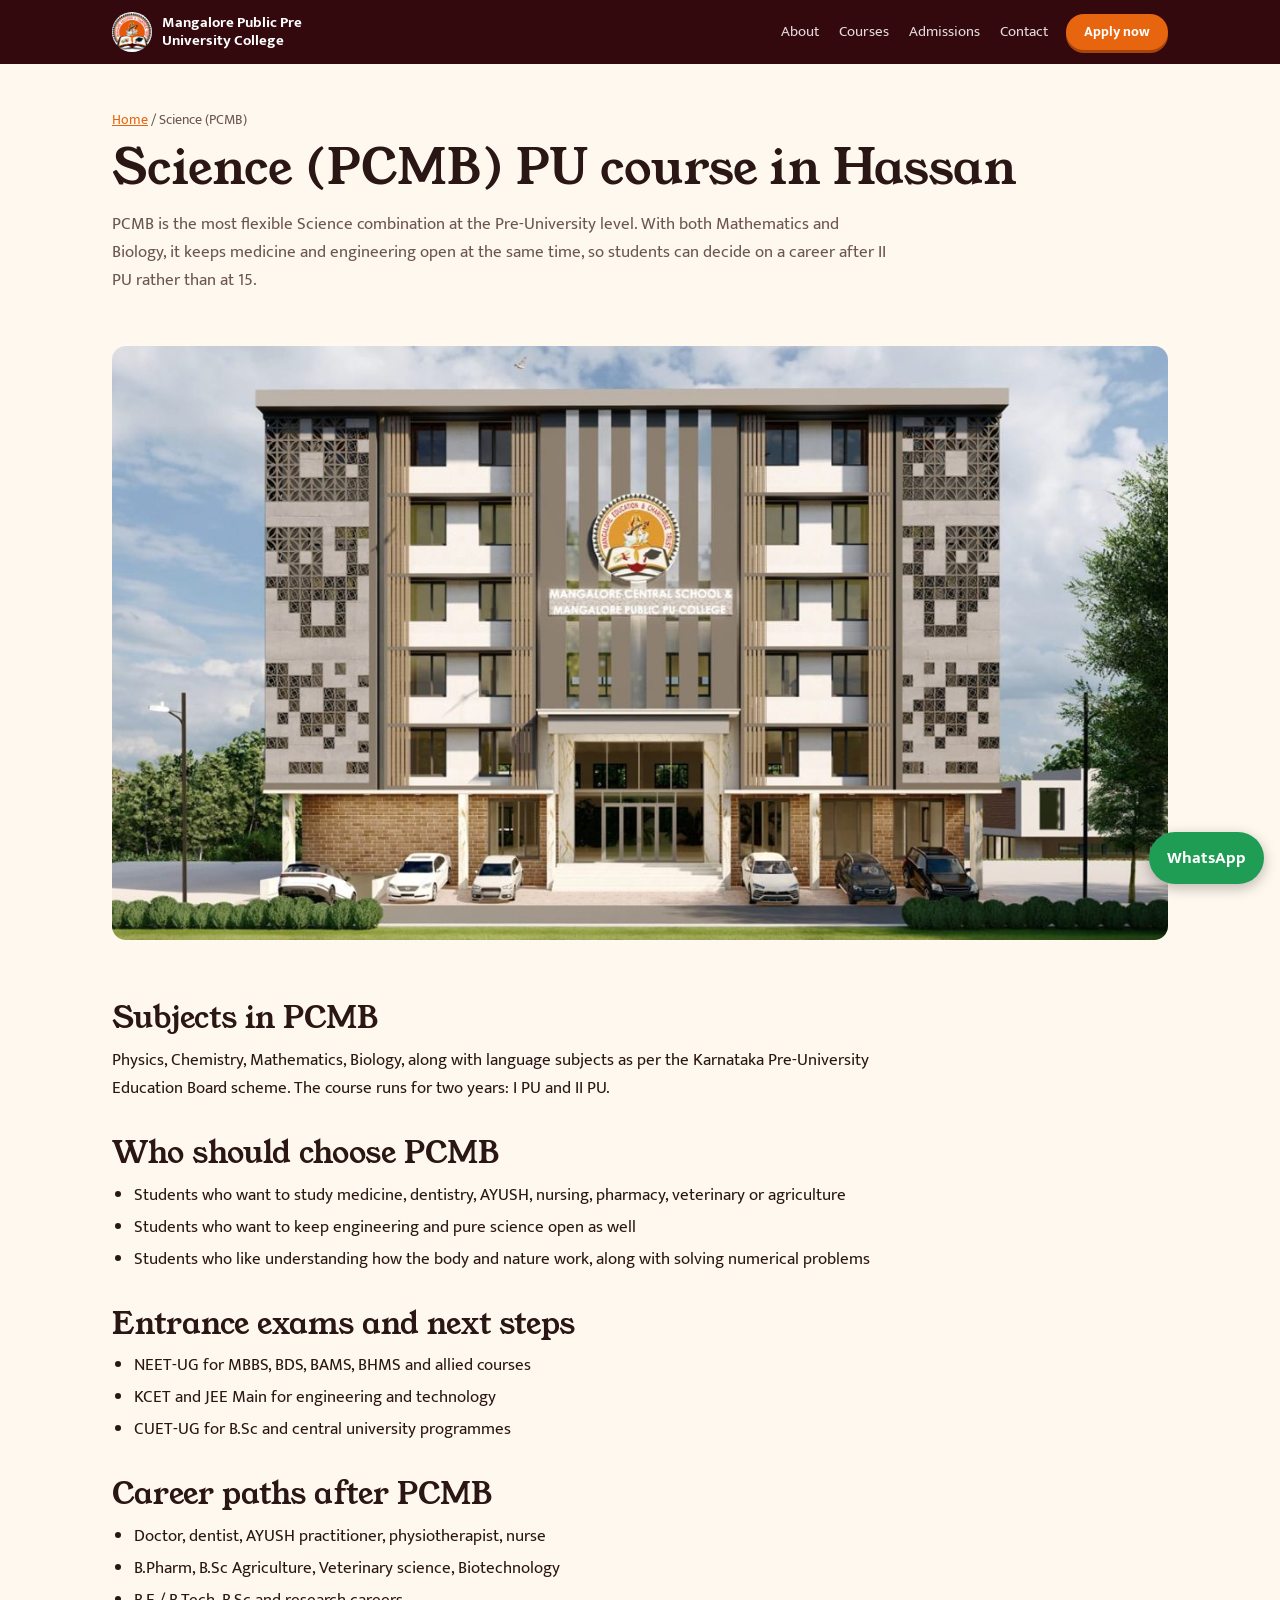
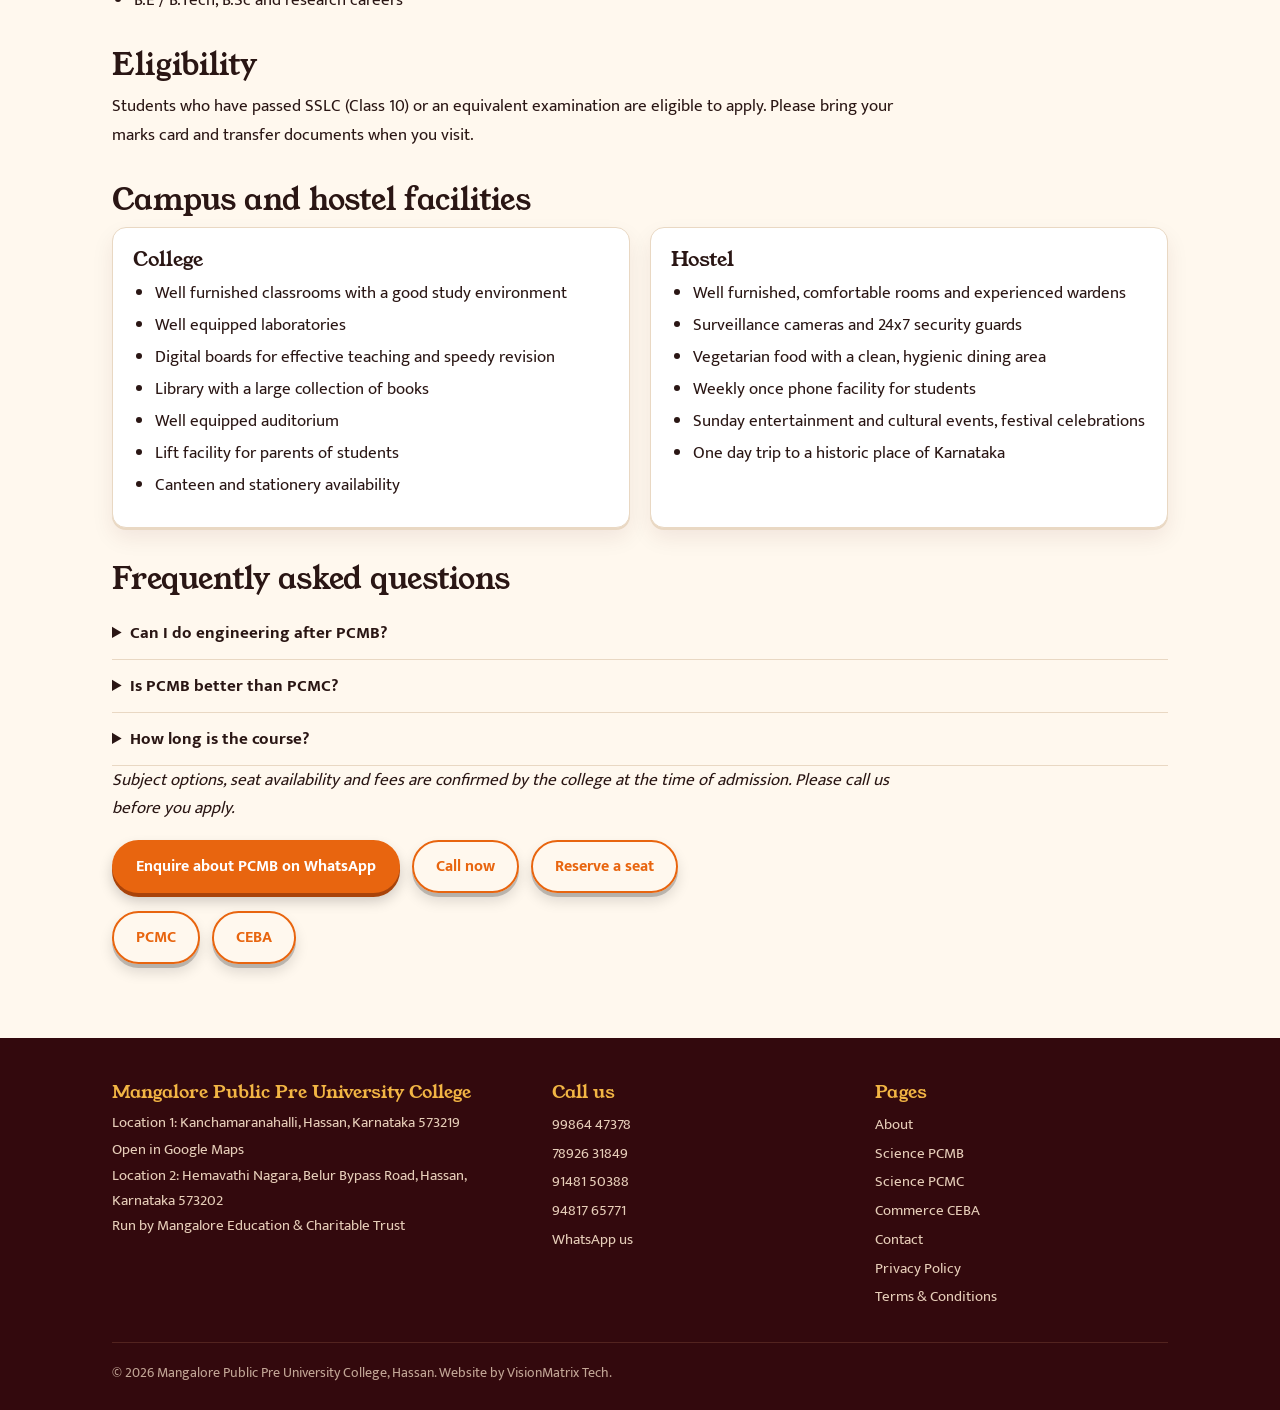
<file: science-pcmb.html>
<!doctype html><html lang="en"><head><meta charset="utf-8"><meta name="viewport" content="width=device-width,initial-scale=1,viewport-fit=cover">
<title>PCMB PU Course in Hassan | Mangalore Public Pre University College</title><meta name="description" content="Science (PCMB) PU course in Hassan, Karnataka. Subjects: Physics, Chemistry, Mathematics, Biology. Admissions open at Mangalore Public PU College, Hassan. Hostel, library and labs."><link rel="canonical" href="https://mangalorepublicpreuniversitycolleges.com/science-pcmb.html">
<meta property="og:title" content="PCMB PU Course in Hassan | Mangalore Public Pre University College"><meta property="og:description" content="Science (PCMB) PU course in Hassan, Karnataka. Subjects: Physics, Chemistry, Mathematics, Biology. Admissions open at Mangalore Public PU College, Hassan. Hostel, library and labs."><meta property="og:type" content="website"><meta property="og:url" content="https://mangalorepublicpreuniversitycolleges.com/science-pcmb.html"><meta property="og:image" content="https://mangalorepublicpreuniversitycolleges.com/img/campus-front.jpg"><meta property="og:locale" content="en_IN">
<link rel="preconnect" href="https://fonts.googleapis.com"><link rel="stylesheet" href="https://fonts.googleapis.com/css2?family=Young+Serif&family=Mukta:wght@400;500;700&display=swap"><link rel="stylesheet" href="style.css"><link rel="canonical" href="https://mangalorepublicpreuniversitycolleges.com/"><link rel="stylesheet" href="style.css"><script type="application/ld+json">{"@context": "https://schema.org", "@type": "EducationalOrganization", "name": "Mangalore Public Pre University College", "alternateName": "Mangalore Public Pre University College, Hassan", "url": "https://mangalorepublicpreuniversitycolleges.com/", "logo": "https://mangalorepublicpreuniversitycolleges.com/img/logo.jpg", "image": "https://mangalorepublicpreuniversitycolleges.com/img/campus-front.jpg", "telephone": ["+919986447378", "+917892631849", "+919148150388", "+919481765771"], "parentOrganization": {"@type": "Organization", "name": "Mangalore Education & Charitable Trust"}, "address": [{"@type": "PostalAddress", "streetAddress": "Kanchamaranahalli", "addressLocality": "Hassan", "addressRegion": "Karnataka", "postalCode": "573219", "addressCountry": "IN"}, {"@type": "PostalAddress", "streetAddress": "Hemavathi Nagara, Belur Bypass Road", "addressLocality": "Hassan", "addressRegion": "Karnataka", "postalCode": "573202", "addressCountry": "IN"}]}</script><script type="application/ld+json">{"@context": "https://schema.org", "@type": "FAQPage", "mainEntity": [{"@type": "Question", "name": "Can I do engineering after PCMB?", "acceptedAnswer": {"@type": "Answer", "text": "Yes. PCMB includes Mathematics, so students can appear for KCET and JEE Main as per the exam rules."}}, {"@type": "Question", "name": "Is PCMB better than PCMC?", "acceptedAnswer": {"@type": "Answer", "text": "Neither is better. Choose PCMB if medicine or life sciences interest you, and PCMC if computers and engineering interest you."}}, {"@type": "Question", "name": "How long is the course?", "acceptedAnswer": {"@type": "Answer", "text": "It is a two year course: I PU and II PU, followed by the board examination at the end of II PU."}}]}</script><script type="application/ld+json">{"@context": "https://schema.org", "@type": "BreadcrumbList", "itemListElement": [{"@type": "ListItem", "position": 1, "name": "Home", "item": "https://mangalorepublicpreuniversitycolleges.com/"}, {"@type": "ListItem", "position": 2, "name": "Science (PCMB)", "item": "https://mangalorepublicpreuniversitycolleges.com/science-pcmb.html"}]}</script></head><body><header><div class="w">
<a class="brand" href="index.html"><img src="img/logo.jpg" alt="Mangalore Education and Charitable Trust emblem"><span>Mangalore Public Pre<br>University College</span></a>
<nav aria-label="Main"><a href="about.html">About</a><a href="index.html#courses">Courses</a><a href="index.html#admissions">Admissions</a><a href="contact.html">Contact</a></nav>
<a class="btn" href="index.html#apply">Apply now</a>
<details class="mm"><summary>Menu</summary><nav aria-label="Mobile"><a href="about.html">About</a><a href="index.html#courses">Courses</a><a href="index.html#admissions">Admissions</a><a href="contact.html">Contact</a></nav></details>
</div></header><main id="top" class="page"><div class="w"><p class="crumb"><a href="index.html">Home</a> / Science (PCMB)</p><h1>Science (PCMB) PU course in Hassan</h1>
<p class="lead">PCMB is the most flexible Science combination at the Pre-University level. With both Mathematics and Biology, it keeps medicine and engineering open at the same time, so students can decide on a career after II PU rather than at 15.</p><img class="himg" src="img/campus-front.jpg" alt="Mangalore Public PU College campus building, Hassan (architectural render)">
<h2>Subjects in PCMB</h2><p>Physics, Chemistry, Mathematics, Biology, along with language subjects as per the Karnataka Pre-University Education Board scheme. The course runs for two years: I PU and II PU.</p>
<h2>Who should choose PCMB</h2><ul><li>Students who want to study medicine, dentistry, AYUSH, nursing, pharmacy, veterinary or agriculture</li><li>Students who want to keep engineering and pure science open as well</li><li>Students who like understanding how the body and nature work, along with solving numerical problems</li></ul><h2>Entrance exams and next steps</h2><ul><li>NEET-UG for MBBS, BDS, BAMS, BHMS and allied courses</li><li>KCET and JEE Main for engineering and technology</li><li>CUET-UG for B.Sc and central university programmes</li></ul><h2>Career paths after PCMB</h2><ul><li>Doctor, dentist, AYUSH practitioner, physiotherapist, nurse</li><li>B.Pharm, B.Sc Agriculture, Veterinary science, Biotechnology</li><li>B.E / B.Tech, B.Sc and research careers</li></ul>
<h2>Eligibility</h2><p>Students who have passed SSLC (Class 10) or an equivalent examination are eligible to apply. Please bring your marks card and transfer documents when you visit.</p>
<h2>Campus and hostel facilities</h2><div class="grid2"><div class="card"><h3>College</h3><ul><li>Well furnished classrooms with a good study environment</li><li>Well equipped laboratories</li><li>Digital boards for effective teaching and speedy revision</li><li>Library with a large collection of books</li><li>Well equipped auditorium</li><li>Lift facility for parents of students</li><li>Canteen and stationery availability</li></ul></div><div class="card"><h3>Hostel</h3><ul><li>Well furnished, comfortable rooms and experienced wardens</li><li>Surveillance cameras and 24x7 security guards</li><li>Vegetarian food with a clean, hygienic dining area</li><li>Weekly once phone facility for students</li><li>Sunday entertainment and cultural events, festival celebrations</li><li>One day trip to a historic place of Karnataka</li></ul></div></div><h2>Frequently asked questions</h2><div class="faq"><details><summary>Can I do engineering after PCMB?</summary><p>Yes. PCMB includes Mathematics, so students can appear for KCET and JEE Main as per the exam rules.</p></details><details><summary>Is PCMB better than PCMC?</summary><p>Neither is better. Choose PCMB if medicine or life sciences interest you, and PCMC if computers and engineering interest you.</p></details><details><summary>How long is the course?</summary><p>It is a two year course: I PU and II PU, followed by the board examination at the end of II PU.</p></details></div><p><em>Subject options, seat availability and fees are confirmed by the college at the time of admission. Please call us before you apply.</em></p><div class="row"><a class="btn" href="https://wa.me/919986447378?text=Hello%2C%20I%20want%20to%20enquire%20about%20Science%20%28PCMB%29%20admission%20for%202027-28.">Enquire about PCMB on WhatsApp</a><a class="btn ghost" href="tel:+919986447378">Call now</a><a class="btn ghost" href="index.html#apply">Reserve a seat</a></div><div class="row"><a class="btn ghost" href="science-pcmc.html">PCMC</a><a class="btn ghost" href="commerce-ceba.html">CEBA</a></div></div></main><footer id="contact"><div class="w">
<div><h3>Mangalore Public Pre University College</h3><p>Location 1: Kanchamaranahalli, Hassan, Karnataka 573219</p><a href="https://maps.app.goo.gl/hFv1t4hXFunrWu17A?g_st=ac" rel="noopener">Open in Google Maps</a><p>Location 2: Hemavathi Nagara, Belur Bypass Road, Hassan, Karnataka 573202</p><p>Run by Mangalore Education &amp; Charitable Trust</p></div>
<div><h3>Call us</h3><a href="tel:+919986447378">99864 47378</a><a href="tel:+917892631849">78926 31849</a><a href="tel:+919148150388">91481 50388</a><a href="tel:+919481765771">94817 65771</a><a href="https://wa.me/919986447378">WhatsApp us</a></div>
<div><h3>Pages</h3><a href="about.html">About</a><a href="science-pcmb.html">Science PCMB</a><a href="science-pcmc.html">Science PCMC</a><a href="commerce-ceba.html">Commerce CEBA</a><a href="contact.html">Contact</a><a href="privacy-policy.html">Privacy Policy</a><a href="terms-and-conditions.html">Terms &amp; Conditions</a></div>
<p class="copy">© 2026 Mangalore Public Pre University College, Hassan. Website by VisionMatrix Tech.</p>
</div></footer>
<div class="bar"><a href="tel:+919986447378">Call</a><a class="wa" href="https://wa.me/919986447378?text=Hello%2C%20I%20want%20to%20know%20about%20admissions">WhatsApp</a><a class="ap" href="index.html#apply">Apply</a></div>
<a class="fab" href="https://wa.me/919986447378?text=Hello%2C%20I%20want%20to%20know%20about%20admissions" aria-label="Chat on WhatsApp">WhatsApp</a></body></html>
</file>
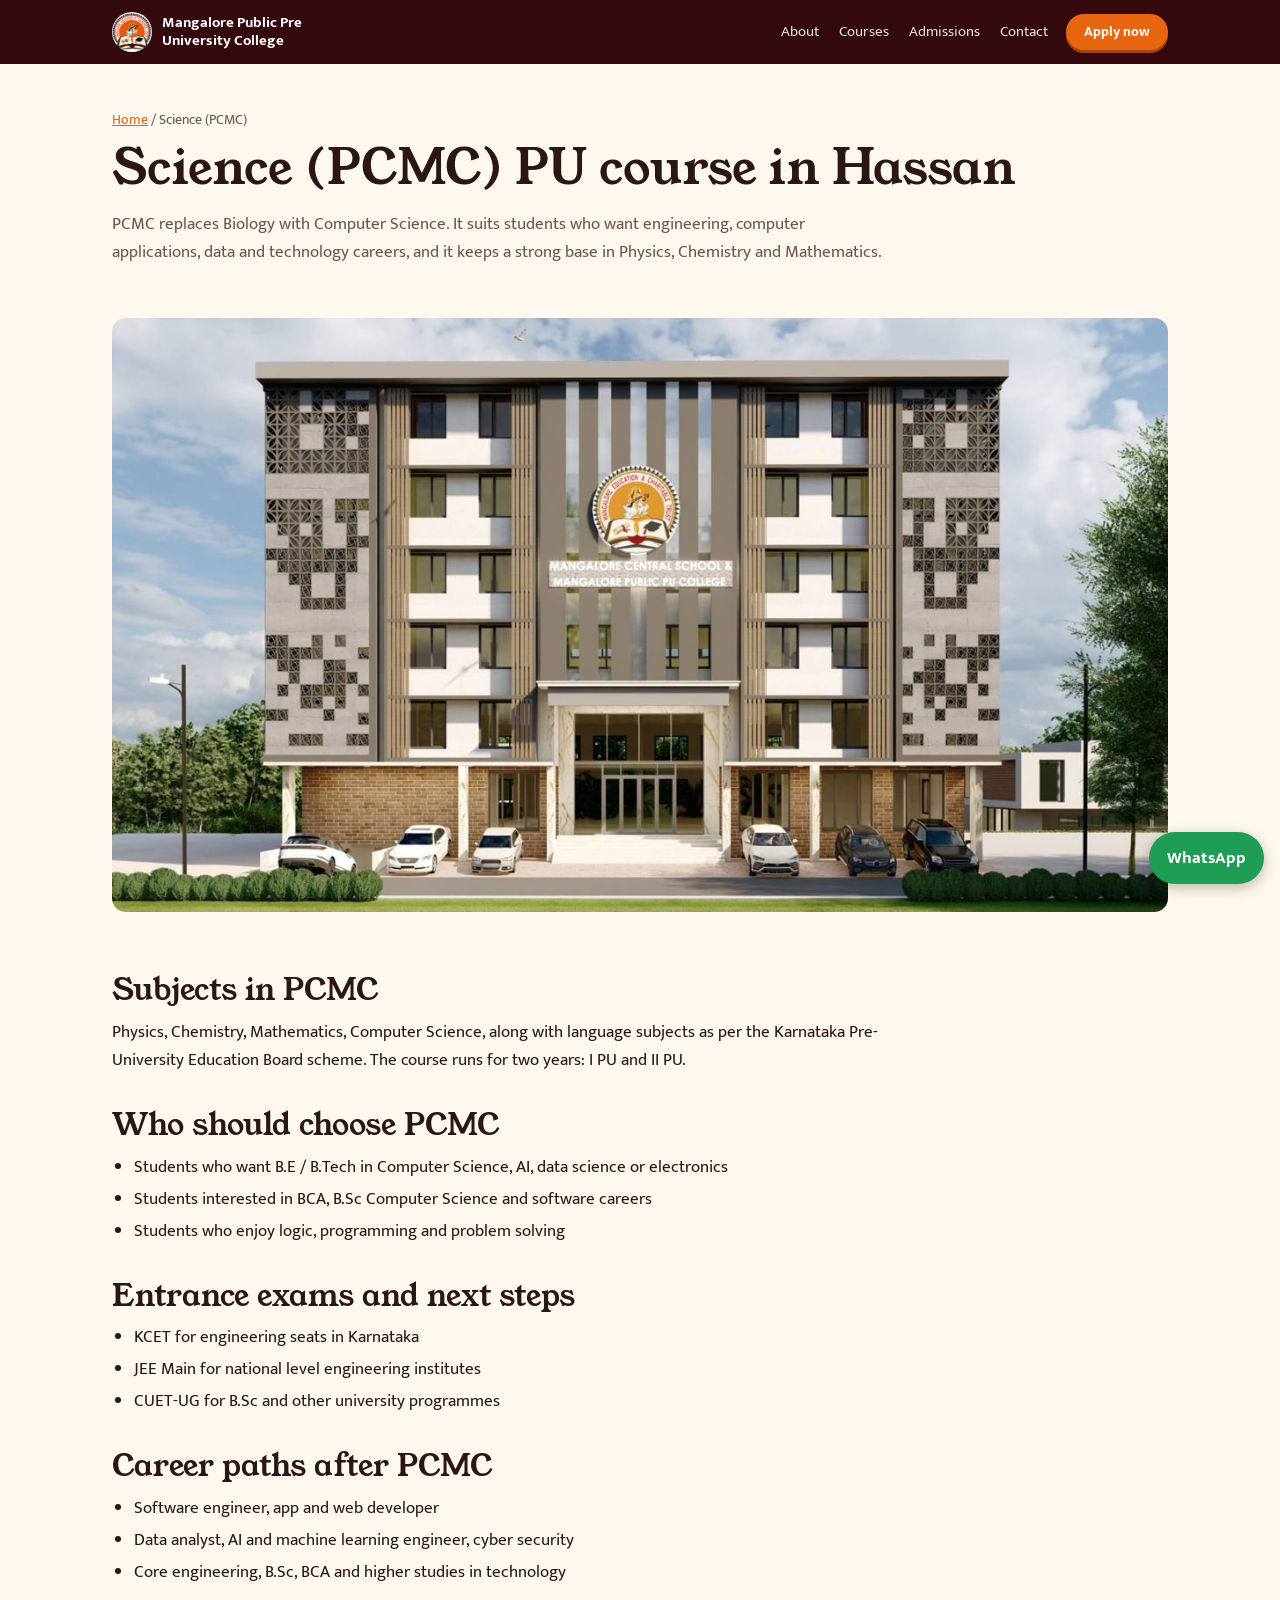
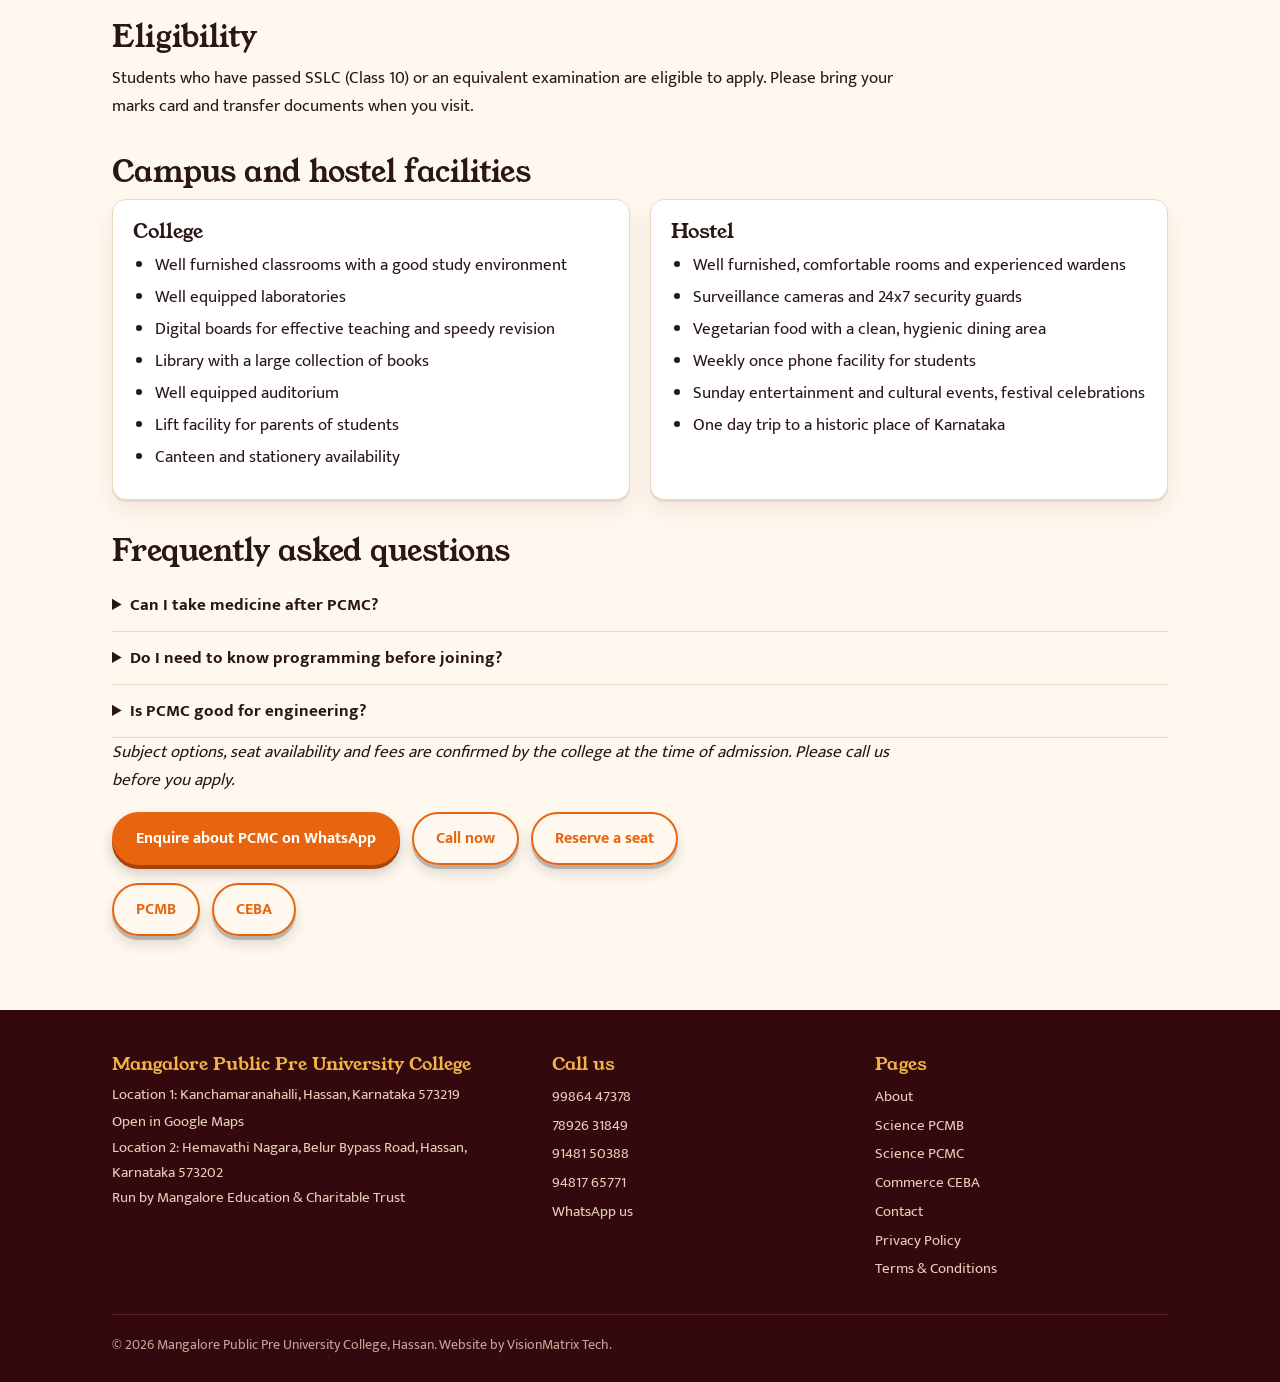
<file: science-pcmc.html>
<!doctype html><html lang="en"><head><meta charset="utf-8"><meta name="viewport" content="width=device-width,initial-scale=1,viewport-fit=cover">
<title>PCMC PU Course in Hassan | Mangalore Public Pre University College</title><meta name="description" content="Science (PCMC) PU course in Hassan, Karnataka. Subjects: Physics, Chemistry, Mathematics, Computer Science. Admissions open at Mangalore Public PU College, Hassan. Hostel, library and labs."><link rel="canonical" href="https://mangalorepublicpreuniversitycolleges.com/science-pcmc.html">
<meta property="og:title" content="PCMC PU Course in Hassan | Mangalore Public Pre University College"><meta property="og:description" content="Science (PCMC) PU course in Hassan, Karnataka. Subjects: Physics, Chemistry, Mathematics, Computer Science. Admissions open at Mangalore Public PU College, Hassan. Hostel, library and labs."><meta property="og:type" content="website"><meta property="og:url" content="https://mangalorepublicpreuniversitycolleges.com/science-pcmc.html"><meta property="og:image" content="https://mangalorepublicpreuniversitycolleges.com/img/campus-front.jpg"><meta property="og:locale" content="en_IN">
<link rel="preconnect" href="https://fonts.googleapis.com"><link rel="stylesheet" href="https://fonts.googleapis.com/css2?family=Young+Serif&family=Mukta:wght@400;500;700&display=swap"><link rel="stylesheet" href="style.css"><link rel="canonical" href="https://mangalorepublicpreuniversitycolleges.com/"><link rel="stylesheet" href="style.css"><script type="application/ld+json">{"@context": "https://schema.org", "@type": "EducationalOrganization", "name": "Mangalore Public Pre University College", "alternateName": "Mangalore Public Pre University College, Hassan", "url": "https://mangalorepublicpreuniversitycolleges.com/", "logo": "https://mangalorepublicpreuniversitycolleges.com/img/logo.jpg", "image": "https://mangalorepublicpreuniversitycolleges.com/img/campus-front.jpg", "telephone": ["+919986447378", "+917892631849", "+919148150388", "+919481765771"], "parentOrganization": {"@type": "Organization", "name": "Mangalore Education & Charitable Trust"}, "address": [{"@type": "PostalAddress", "streetAddress": "Kanchamaranahalli", "addressLocality": "Hassan", "addressRegion": "Karnataka", "postalCode": "573219", "addressCountry": "IN"}, {"@type": "PostalAddress", "streetAddress": "Hemavathi Nagara, Belur Bypass Road", "addressLocality": "Hassan", "addressRegion": "Karnataka", "postalCode": "573202", "addressCountry": "IN"}]}</script><script type="application/ld+json">{"@context": "https://schema.org", "@type": "FAQPage", "mainEntity": [{"@type": "Question", "name": "Can I take medicine after PCMC?", "acceptedAnswer": {"@type": "Answer", "text": "No. NEET-UG needs Biology, so choose PCMB if medicine is your goal."}}, {"@type": "Question", "name": "Do I need to know programming before joining?", "acceptedAnswer": {"@type": "Answer", "text": "No. Students start from the basics. Interest in logic and Mathematics matters more."}}, {"@type": "Question", "name": "Is PCMC good for engineering?", "acceptedAnswer": {"@type": "Answer", "text": "Yes. It covers Physics, Chemistry and Mathematics, the subjects used for KCET and JEE Main."}}]}</script><script type="application/ld+json">{"@context": "https://schema.org", "@type": "BreadcrumbList", "itemListElement": [{"@type": "ListItem", "position": 1, "name": "Home", "item": "https://mangalorepublicpreuniversitycolleges.com/"}, {"@type": "ListItem", "position": 2, "name": "Science (PCMC)", "item": "https://mangalorepublicpreuniversitycolleges.com/science-pcmc.html"}]}</script></head><body><header><div class="w">
<a class="brand" href="index.html"><img src="img/logo.jpg" alt="Mangalore Education and Charitable Trust emblem"><span>Mangalore Public Pre<br>University College</span></a>
<nav aria-label="Main"><a href="about.html">About</a><a href="index.html#courses">Courses</a><a href="index.html#admissions">Admissions</a><a href="contact.html">Contact</a></nav>
<a class="btn" href="index.html#apply">Apply now</a>
<details class="mm"><summary>Menu</summary><nav aria-label="Mobile"><a href="about.html">About</a><a href="index.html#courses">Courses</a><a href="index.html#admissions">Admissions</a><a href="contact.html">Contact</a></nav></details>
</div></header><main id="top" class="page"><div class="w"><p class="crumb"><a href="index.html">Home</a> / Science (PCMC)</p><h1>Science (PCMC) PU course in Hassan</h1>
<p class="lead">PCMC replaces Biology with Computer Science. It suits students who want engineering, computer applications, data and technology careers, and it keeps a strong base in Physics, Chemistry and Mathematics.</p><img class="himg" src="img/campus-front.jpg" alt="Mangalore Public PU College campus building, Hassan (architectural render)">
<h2>Subjects in PCMC</h2><p>Physics, Chemistry, Mathematics, Computer Science, along with language subjects as per the Karnataka Pre-University Education Board scheme. The course runs for two years: I PU and II PU.</p>
<h2>Who should choose PCMC</h2><ul><li>Students who want B.E / B.Tech in Computer Science, AI, data science or electronics</li><li>Students interested in BCA, B.Sc Computer Science and software careers</li><li>Students who enjoy logic, programming and problem solving</li></ul><h2>Entrance exams and next steps</h2><ul><li>KCET for engineering seats in Karnataka</li><li>JEE Main for national level engineering institutes</li><li>CUET-UG for B.Sc and other university programmes</li></ul><h2>Career paths after PCMC</h2><ul><li>Software engineer, app and web developer</li><li>Data analyst, AI and machine learning engineer, cyber security</li><li>Core engineering, B.Sc, BCA and higher studies in technology</li></ul>
<h2>Eligibility</h2><p>Students who have passed SSLC (Class 10) or an equivalent examination are eligible to apply. Please bring your marks card and transfer documents when you visit.</p>
<h2>Campus and hostel facilities</h2><div class="grid2"><div class="card"><h3>College</h3><ul><li>Well furnished classrooms with a good study environment</li><li>Well equipped laboratories</li><li>Digital boards for effective teaching and speedy revision</li><li>Library with a large collection of books</li><li>Well equipped auditorium</li><li>Lift facility for parents of students</li><li>Canteen and stationery availability</li></ul></div><div class="card"><h3>Hostel</h3><ul><li>Well furnished, comfortable rooms and experienced wardens</li><li>Surveillance cameras and 24x7 security guards</li><li>Vegetarian food with a clean, hygienic dining area</li><li>Weekly once phone facility for students</li><li>Sunday entertainment and cultural events, festival celebrations</li><li>One day trip to a historic place of Karnataka</li></ul></div></div><h2>Frequently asked questions</h2><div class="faq"><details><summary>Can I take medicine after PCMC?</summary><p>No. NEET-UG needs Biology, so choose PCMB if medicine is your goal.</p></details><details><summary>Do I need to know programming before joining?</summary><p>No. Students start from the basics. Interest in logic and Mathematics matters more.</p></details><details><summary>Is PCMC good for engineering?</summary><p>Yes. It covers Physics, Chemistry and Mathematics, the subjects used for KCET and JEE Main.</p></details></div><p><em>Subject options, seat availability and fees are confirmed by the college at the time of admission. Please call us before you apply.</em></p><div class="row"><a class="btn" href="https://wa.me/919986447378?text=Hello%2C%20I%20want%20to%20enquire%20about%20Science%20%28PCMC%29%20admission%20for%202027-28.">Enquire about PCMC on WhatsApp</a><a class="btn ghost" href="tel:+919986447378">Call now</a><a class="btn ghost" href="index.html#apply">Reserve a seat</a></div><div class="row"><a class="btn ghost" href="science-pcmb.html">PCMB</a><a class="btn ghost" href="commerce-ceba.html">CEBA</a></div></div></main><footer id="contact"><div class="w">
<div><h3>Mangalore Public Pre University College</h3><p>Location 1: Kanchamaranahalli, Hassan, Karnataka 573219</p><a href="https://maps.app.goo.gl/hFv1t4hXFunrWu17A?g_st=ac" rel="noopener">Open in Google Maps</a><p>Location 2: Hemavathi Nagara, Belur Bypass Road, Hassan, Karnataka 573202</p><p>Run by Mangalore Education &amp; Charitable Trust</p></div>
<div><h3>Call us</h3><a href="tel:+919986447378">99864 47378</a><a href="tel:+917892631849">78926 31849</a><a href="tel:+919148150388">91481 50388</a><a href="tel:+919481765771">94817 65771</a><a href="https://wa.me/919986447378">WhatsApp us</a></div>
<div><h3>Pages</h3><a href="about.html">About</a><a href="science-pcmb.html">Science PCMB</a><a href="science-pcmc.html">Science PCMC</a><a href="commerce-ceba.html">Commerce CEBA</a><a href="contact.html">Contact</a><a href="privacy-policy.html">Privacy Policy</a><a href="terms-and-conditions.html">Terms &amp; Conditions</a></div>
<p class="copy">© 2026 Mangalore Public Pre University College, Hassan. Website by VisionMatrix Tech.</p>
</div></footer>
<div class="bar"><a href="tel:+919986447378">Call</a><a class="wa" href="https://wa.me/919986447378?text=Hello%2C%20I%20want%20to%20know%20about%20admissions">WhatsApp</a><a class="ap" href="index.html#apply">Apply</a></div>
<a class="fab" href="https://wa.me/919986447378?text=Hello%2C%20I%20want%20to%20know%20about%20admissions" aria-label="Chat on WhatsApp">WhatsApp</a></body></html>
</file>
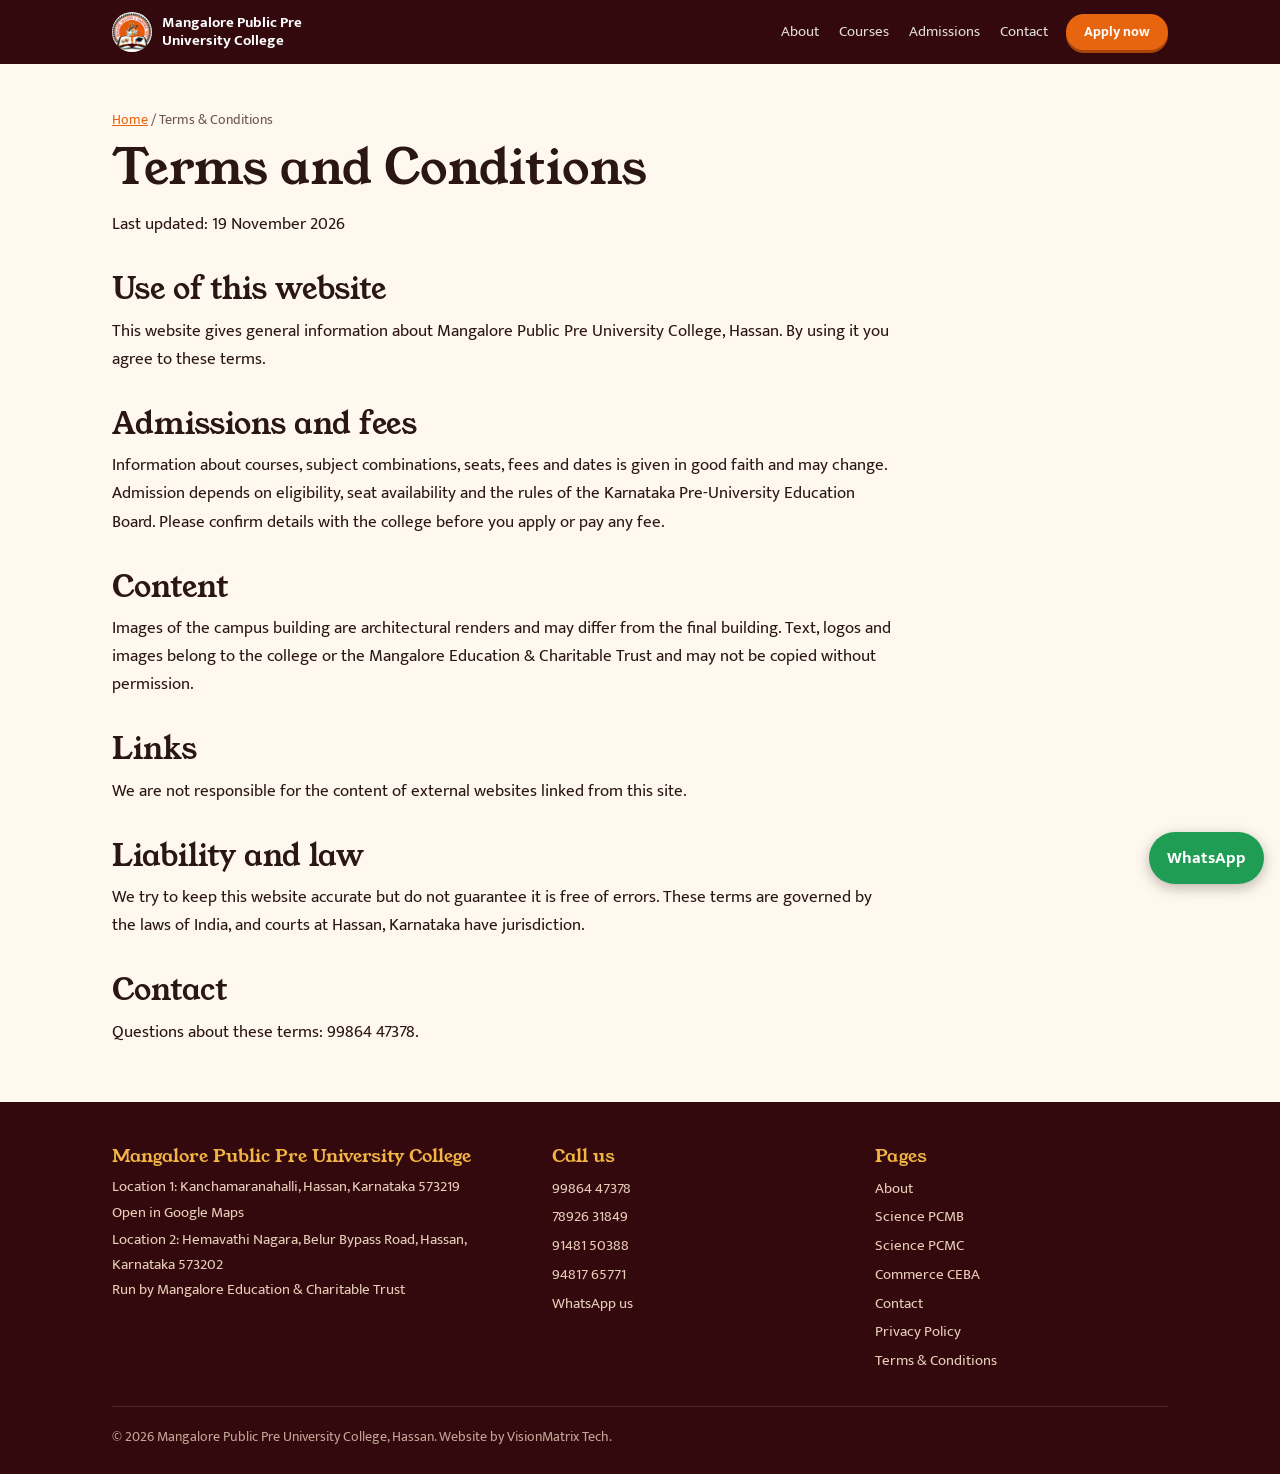
<file: terms-and-conditions.html>
<!doctype html><html lang="en"><head><meta charset="utf-8"><meta name="viewport" content="width=device-width,initial-scale=1,viewport-fit=cover">
<title>Terms and Conditions | Mangalore Public Pre University College, Hassan</title><meta name="description" content="Terms and conditions for using the Mangalore Public Pre University College, Hassan website."><link rel="canonical" href="https://mangalorepublicpreuniversitycolleges.com/terms-and-conditions.html">
<meta property="og:title" content="Terms and Conditions | Mangalore Public Pre University College, Hassan"><meta property="og:description" content="Terms and conditions for using the Mangalore Public Pre University College, Hassan website."><meta property="og:type" content="website"><meta property="og:url" content="https://mangalorepublicpreuniversitycolleges.com/terms-and-conditions.html"><meta property="og:image" content="https://mangalorepublicpreuniversitycolleges.com/img/campus-front.jpg"><meta property="og:locale" content="en_IN">
<link rel="preconnect" href="https://fonts.googleapis.com"><link rel="stylesheet" href="https://fonts.googleapis.com/css2?family=Young+Serif&family=Mukta:wght@400;500;700&display=swap"><link rel="stylesheet" href="style.css"><link rel="canonical" href="https://mangalorepublicpreuniversitycolleges.com/"><link rel="stylesheet" href="style.css"><script type="application/ld+json">{"@context": "https://schema.org", "@type": "EducationalOrganization", "name": "Mangalore Public Pre University College", "alternateName": "Mangalore Public Pre University College, Hassan", "url": "https://mangalorepublicpreuniversitycolleges.com/", "logo": "https://mangalorepublicpreuniversitycolleges.com/img/logo.jpg", "image": "https://mangalorepublicpreuniversitycolleges.com/img/campus-front.jpg", "telephone": ["+919986447378", "+917892631849", "+919148150388", "+919481765771"], "parentOrganization": {"@type": "Organization", "name": "Mangalore Education & Charitable Trust"}, "address": [{"@type": "PostalAddress", "streetAddress": "Kanchamaranahalli", "addressLocality": "Hassan", "addressRegion": "Karnataka", "postalCode": "573219", "addressCountry": "IN"}, {"@type": "PostalAddress", "streetAddress": "Hemavathi Nagara, Belur Bypass Road", "addressLocality": "Hassan", "addressRegion": "Karnataka", "postalCode": "573202", "addressCountry": "IN"}]}</script></head><body><header><div class="w">
<a class="brand" href="index.html"><img src="img/logo.jpg" alt="Mangalore Education and Charitable Trust emblem"><span>Mangalore Public Pre<br>University College</span></a>
<nav aria-label="Main"><a href="about.html">About</a><a href="index.html#courses">Courses</a><a href="index.html#admissions">Admissions</a><a href="contact.html">Contact</a></nav>
<a class="btn" href="index.html#apply">Apply now</a>
<details class="mm"><summary>Menu</summary><nav aria-label="Mobile"><a href="about.html">About</a><a href="index.html#courses">Courses</a><a href="index.html#admissions">Admissions</a><a href="contact.html">Contact</a></nav></details>
</div></header><main id="top" class="page"><div class="w"><p class="crumb"><a href="index.html">Home</a> / Terms &amp; Conditions</p><h1>Terms and Conditions</h1><p>Last updated: 19 November 2026</p>
<h2>Use of this website</h2><p>This website gives general information about Mangalore Public Pre University College, Hassan. By using it you agree to these terms.</p>
<h2>Admissions and fees</h2><p>Information about courses, subject combinations, seats, fees and dates is given in good faith and may change. Admission depends on eligibility, seat availability and the rules of the Karnataka Pre-University Education Board. Please confirm details with the college before you apply or pay any fee.</p>
<h2>Content</h2><p>Images of the campus building are architectural renders and may differ from the final building. Text, logos and images belong to the college or the Mangalore Education &amp; Charitable Trust and may not be copied without permission.</p>
<h2>Links</h2><p>We are not responsible for the content of external websites linked from this site.</p>
<h2>Liability and law</h2><p>We try to keep this website accurate but do not guarantee it is free of errors. These terms are governed by the laws of India, and courts at Hassan, Karnataka have jurisdiction.</p>
<h2>Contact</h2><p>Questions about these terms: 99864 47378.</p></div></main><footer id="contact"><div class="w">
<div><h3>Mangalore Public Pre University College</h3><p>Location 1: Kanchamaranahalli, Hassan, Karnataka 573219</p><a href="https://maps.app.goo.gl/hFv1t4hXFunrWu17A?g_st=ac" rel="noopener">Open in Google Maps</a><p>Location 2: Hemavathi Nagara, Belur Bypass Road, Hassan, Karnataka 573202</p><p>Run by Mangalore Education &amp; Charitable Trust</p></div>
<div><h3>Call us</h3><a href="tel:+919986447378">99864 47378</a><a href="tel:+917892631849">78926 31849</a><a href="tel:+919148150388">91481 50388</a><a href="tel:+919481765771">94817 65771</a><a href="https://wa.me/919986447378">WhatsApp us</a></div>
<div><h3>Pages</h3><a href="about.html">About</a><a href="science-pcmb.html">Science PCMB</a><a href="science-pcmc.html">Science PCMC</a><a href="commerce-ceba.html">Commerce CEBA</a><a href="contact.html">Contact</a><a href="privacy-policy.html">Privacy Policy</a><a href="terms-and-conditions.html">Terms &amp; Conditions</a></div>
<p class="copy">© 2026 Mangalore Public Pre University College, Hassan. Website by VisionMatrix Tech.</p>
</div></footer>
<div class="bar"><a href="tel:+919986447378">Call</a><a class="wa" href="https://wa.me/919986447378?text=Hello%2C%20I%20want%20to%20know%20about%20admissions">WhatsApp</a><a class="ap" href="index.html#apply">Apply</a></div>
<a class="fab" href="https://wa.me/919986447378?text=Hello%2C%20I%20want%20to%20know%20about%20admissions" aria-label="Chat on WhatsApp">WhatsApp</a></body></html>
</file>
<file: style.css>
:root{--maroon:#4a0f14;--deep:#33090d;--saffron:#e8650f;--gold:#f2b544;--paper:#fff8ee;--ink:#2a1614;--mute:#6b5650;--line:#e9d8c3;
--bg:var(--paper);--surf:#fff;--tx:var(--ink)}
@media(prefers-color-scheme:dark){:root:not([data-theme="light"]){--bg:#1d0e0c;--surf:#2a1512;--tx:#f6e9da;--mute:#c4aa98;--line:#4a2a22}}
:root[data-theme="dark"]{--bg:#1d0e0c;--surf:#2a1512;--tx:#f6e9da;--mute:#c4aa98;--line:#4a2a22}
*{box-sizing:border-box;margin:0}
:root{padding-top:env(safe-area-inset-top,0px);padding-bottom:env(safe-area-inset-bottom,0px)}
html{scroll-behavior:smooth;scroll-padding-top:72px}
body{background:var(--bg);color:var(--tx);font:400 17px/1.65 Mukta,system-ui,sans-serif}
h1,h2,h3{font-family:'Young Serif',Georgia,serif;font-weight:400;line-height:1.15}
a{color:inherit}
:focus-visible{outline:3px solid var(--gold);outline-offset:3px}
.w{max-width:1100px;margin:0 auto;padding:0 22px}
header{position:sticky;top:0;z-index:20;background:var(--deep);color:#fff}
header .w{display:flex;align-items:center;gap:18px;height:64px}
.brand{display:flex;align-items:center;gap:10px;text-decoration:none;font-weight:700;font-size:15px;line-height:1.2;margin-right:auto}
.brand img{width:40px;height:40px;border-radius:50%;background:#fff}
nav{display:flex;gap:20px;font-size:15px}
nav a{text-decoration:none;opacity:.85}nav a:hover{opacity:1;color:var(--gold)}
.btn{display:inline-block;background:var(--saffron);color:#fff;font-weight:700;text-decoration:none;padding:11px 22px;border-radius:999px;border:0;font:700 16px Mukta,sans-serif;cursor:pointer}
.btn:hover{background:#cf560a}
.btn.ghost{background:transparent;border:2px solid var(--gold);color:var(--gold)}
@media(max-width:820px){nav{display:none}}
.hero{background:var(--maroon);color:#fff;overflow:hidden}
.hero .w{display:grid;grid-template-columns:1.15fr .85fr;gap:30px;align-items:center;padding-top:56px;padding-bottom:0}
.hero h1{font-size:clamp(34px,5.4vw,62px);margin-bottom:18px}
.hero p{max-width:34em;color:#f0d9c6;margin-bottom:26px}
.kn{font-size:18px;color:var(--gold);margin-bottom:12px}
.cta{display:flex;gap:12px;flex-wrap:wrap;padding-bottom:56px}
.arch{justify-self:center;width:min(340px,80vw);aspect-ratio:3/4;background:var(--saffron);border-radius:999px 999px 0 0;display:grid;place-items:center;position:relative;align-self:end;box-shadow:inset 0 0 0 10px var(--maroon),inset 0 0 0 13px var(--gold)}
.arch img{width:74%;border-radius:50%;background:#fff;padding:6px}
.hero-note{background:var(--deep);color:#f0d9c6;font-size:15px;text-align:center;padding:12px 22px}
section{padding:68px 0}
section h2{font-size:clamp(28px,3.6vw,40px);margin-bottom:12px}
.lead{color:var(--mute);max-width:38em;margin-bottom:34px}
.nums{background:var(--surf);border-block:1px solid var(--line);padding:30px 0}
.nums ul{list-style:none;padding:0;display:grid;grid-template-columns:repeat(4,1fr);gap:18px;text-align:center}
.nums b{display:block;font:400 36px 'Young Serif',serif;color:var(--saffron)}
.nums span{font-size:15px;color:var(--mute)}
.ph{outline:2px dashed #c0392b;outline-offset:3px}
.streams{display:grid;grid-template-columns:repeat(3,1fr);gap:20px}.streams.two{grid-template-columns:repeat(2,1fr)}
.st{background:var(--surf);border:1px solid var(--line);border-top:6px solid var(--saffron);padding:26px;border-radius:4px 4px 28px 4px}
.st:nth-child(2){border-top-color:var(--maroon)}.st:nth-child(3){border-top-color:var(--gold)}
.st h3{font-size:24px;margin-bottom:8px}
.st p{color:var(--mute);font-size:16px;margin-bottom:12px}
.st li{list-style:none;padding:5px 0;border-top:1px solid var(--line);font-size:16px}
.why{background:var(--maroon);color:#fff}
.why .lead{color:#f0d9c6}
.why ul{list-style:none;padding:0;display:grid;grid-template-columns:repeat(2,1fr);gap:0 40px}
.why li{padding:18px 0;border-top:1px solid #7a3a2e}
.why li b{display:block;font:400 21px 'Young Serif',serif;color:var(--gold);margin-bottom:4px}
.steps{display:grid;grid-template-columns:repeat(3,1fr);gap:0;counter-reset:s}
.steps div{padding:0 26px 0 0;counter-increment:s}
.steps div:before{content:counter(s);display:grid;place-items:center;width:46px;height:46px;border-radius:50%;background:var(--saffron);color:#fff;font:400 22px 'Young Serif',serif;margin-bottom:12px}
.steps h3{font-size:22px;margin-bottom:6px}
.steps p{color:var(--mute);font-size:16px}
.apply{background:var(--surf);border-block:1px solid var(--line)}
.apply .w{display:grid;grid-template-columns:1fr 1fr;gap:48px;align-items:start}
form{display:grid;gap:14px}
label{font-weight:700;font-size:15px;display:grid;gap:5px}
input,select{font:400 17px Mukta,sans-serif;padding:12px 14px;border:1.5px solid var(--line);border-radius:6px;background:var(--bg);color:var(--tx);width:100%}
.small{font-size:14px;color:var(--mute)}
.photos{display:grid;grid-template-columns:2fr 1fr 1fr;gap:14px}
.photos div{background:repeating-linear-gradient(45deg,var(--line) 0 10px,transparent 10px 20px);border:2px dashed #c0392b;min-height:190px;display:grid;place-items:center;text-align:center;padding:12px;font-size:15px;color:var(--mute);border-radius:4px}
.photos div:first-child{grid-row:span 2;min-height:394px}
footer{background:var(--deep);color:#e6cdb8;padding:44px 0 26px;font-size:15px}
footer .w{display:grid;grid-template-columns:1.4fr 1fr 1fr;gap:30px}
footer h3{font-size:18px;color:var(--gold);margin-bottom:8px}
footer a{display:block;text-decoration:none;padding:2px 0}
.copy{grid-column:1/-1;border-top:1px solid #5a2a24;padding-top:18px;font-size:14px;opacity:.8}
.fab{position:fixed;right:16px;bottom:calc(16px + env(safe-area-inset-bottom,0px));background:#1f9d55;color:#fff;font-weight:700;text-decoration:none;padding:12px 18px;border-radius:999px;box-shadow:0 4px 14px #0004;z-index:30}
@media(max-width:820px){
.hero .w,.apply .w,footer .w{grid-template-columns:1fr}
.arch{order:-1;width:230px}.hero .w{padding-top:34px;gap:22px}
.streams,.streams.two,.steps,.why ul{grid-template-columns:1fr}.steps div{padding-bottom:22px}
.nums ul{grid-template-columns:repeat(2,1fr)}
.photos{grid-template-columns:1fr}.photos div:first-child{grid-row:auto;min-height:200px}
section{padding:50px 0}}
@media(prefers-reduced-motion:reduce){html{scroll-behavior:auto}}

header .btn{padding:7px 16px;font-size:14px;line-height:1.3}
.mm{display:none;position:relative}.mm summary{list-style:none;cursor:pointer;font-weight:700;font-size:14px;padding:6px 14px;border:1px solid #fff6;border-radius:999px}.mm summary::-webkit-details-marker{display:none}
.mm nav{position:absolute;right:0;top:46px;flex-direction:column;gap:0;background:var(--deep);border:1px solid #fff3;border-radius:12px;min-width:210px;padding:8px}.mm nav a{padding:10px 12px;opacity:1}
@media(max-width:820px){.mm{display:block}.mm nav{display:flex}.brand{font-size:13px}.brand img{width:34px;height:34px}header .w{gap:10px}}
.page{padding:44px 0 56px}.crumb{font-size:14px;color:var(--mute);margin-bottom:10px}.crumb a{color:var(--saffron)}
.page h1{font-size:clamp(30px,5vw,48px);margin-bottom:14px}.page h2{font-size:clamp(22px,3.4vw,30px);margin:34px 0 10px}.page p,.page li{max-width:46em}.page ul{padding-left:22px;margin:8px 0}.page li{margin:4px 0}
.grid2{display:grid;grid-template-columns:1fr 1fr;gap:20px}.card{background:var(--surf);border:1px solid var(--line);border-radius:14px;padding:20px}.card h3{margin-bottom:8px;font-size:20px}
.himg{width:100%;border-radius:14px;margin:18px 0;aspect-ratio:16/9;object-fit:cover}
.faq details{border-bottom:1px solid var(--line);padding:12px 0}.faq summary{font-weight:700;cursor:pointer}.faq p{margin-top:8px}
.gal{display:grid;grid-template-columns:repeat(3,1fr);gap:12px}.gal img{width:100%;border-radius:12px;aspect-ratio:4/3;object-fit:cover}
.page .row{display:flex;gap:12px;flex-wrap:wrap;margin:18px 0}.page a.tel{display:block;font-weight:700;font-size:20px;padding:4px 0}
.page .btn{color:#fff}.page .btn.ghost{color:var(--saffron);border-color:var(--saffron)}
@media(max-width:820px){.grid2,.gal{grid-template-columns:1fr}.page{padding:32px 0 44px}}
header .btn,.mm summary{white-space:nowrap}
.brand{min-width:0}
@media(max-width:480px){.brand{font-size:12px;gap:8px}.brand img{width:32px;height:32px}header .w{gap:8px;padding:0 14px}header .btn{padding:6px 12px;font-size:13px}.mm summary{padding:5px 11px;font-size:13px}}

/*3D*/
.hero .hero-note{max-width:none;margin:0;color:#f0d9c6}.hero-note a{color:var(--gold);text-decoration:none;white-space:nowrap}
.hero .w{padding-bottom:36px}.cta{padding-bottom:20px}
.btn{border:2px solid transparent;box-shadow:0 4px 0 #a8430a,0 8px 14px #0003;transition:transform .15s,box-shadow .15s}
.btn:hover{transform:translateY(-2px)}.btn:active{transform:translateY(3px);box-shadow:0 1px 0 #a8430a}
.btn.ghost{border:2px solid var(--gold);box-shadow:0 4px 0 #0003,0 8px 14px #0002}.page .btn.ghost{border-color:var(--saffron)}
header .btn{box-shadow:0 3px 0 #a8430a}
.arch{aspect-ratio:4/4.5;align-self:center;border-radius:999px 999px 28px 28px;box-shadow:inset 0 0 0 10px var(--maroon),inset 0 0 0 13px var(--gold),0 26px 40px #0007,0 6px 0 #a8430a;transform:perspective(900px) rotateY(-6deg);transition:transform .4s}
.arch img{box-shadow:0 10px 22px #0005}
.st,.card{transition:transform .25s,box-shadow .25s;box-shadow:0 2px 0 var(--line),0 10px 22px #4a0f1414}
.gal2{display:grid;grid-template-columns:2fr 1fr;grid-template-rows:1fr 1fr;gap:14px;margin-top:26px}
.gal2 img{width:100%;height:100%;object-fit:cover;border-radius:14px;border:4px solid #fff;box-shadow:0 12px 26px #4a0f1430;transition:transform .3s}
.gal2 img:first-child{grid-row:1/3;min-height:320px}.gal2 img:not(:first-child){aspect-ratio:4/3}.cap{font-size:14px;color:var(--mute);margin-top:8px}
@media(hover:hover){.arch:hover{transform:perspective(900px) rotateY(0)}.st:hover,.card:hover{transform:perspective(800px) translateY(-6px) rotateX(2deg);box-shadow:0 18px 32px #4a0f1426}.gal2 img:hover{transform:perspective(800px) rotateY(-4deg) scale(1.02)}}
.bar{display:none}
@media(max-width:820px){.bar{display:grid;grid-template-columns:repeat(3,1fr);gap:8px;position:fixed;left:0;right:0;bottom:0;z-index:40;background:var(--deep);padding:8px 10px calc(8px + env(safe-area-inset-bottom,0px));box-shadow:0 -6px 16px #0005}.bar a{text-align:center;text-decoration:none;color:#fff;font-weight:700;font-size:15px;padding:10px 4px;border-radius:999px;background:#ffffff1f}.bar a.wa{background:#1f9d55}.bar a.ap{background:var(--saffron)}.fab{display:none}body{padding-bottom:72px}.arch{aspect-ratio:4/4.2}.gal2{grid-template-columns:1fr 1fr}.gal2 img:first-child{grid-column:1/3;grid-row:auto;min-height:0;aspect-ratio:16/10}}
@media(prefers-reduced-motion:reduce){.btn,.arch,.st,.card,.gal2 img{transition:none;transform:none!important}}
.cta .btn{padding:9px 16px;font-size:15px}.cta{gap:10px}
</file>
